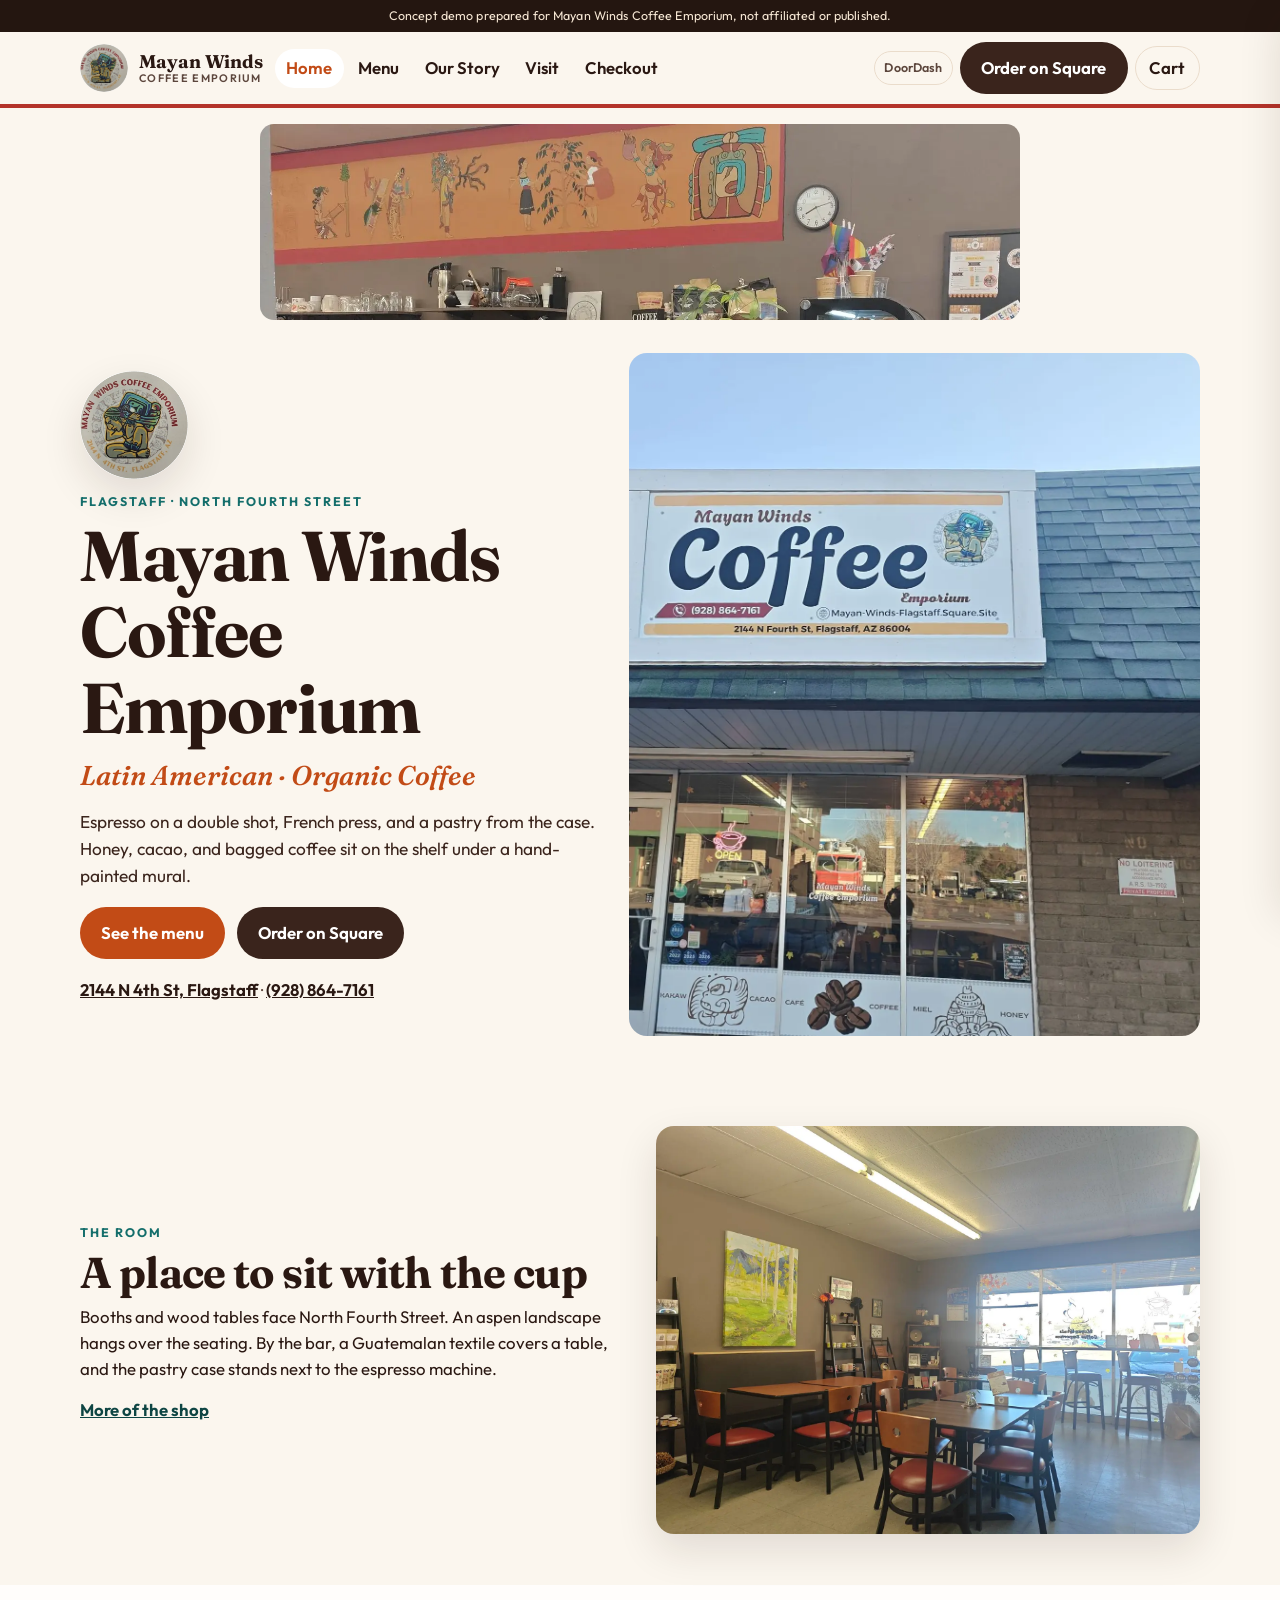
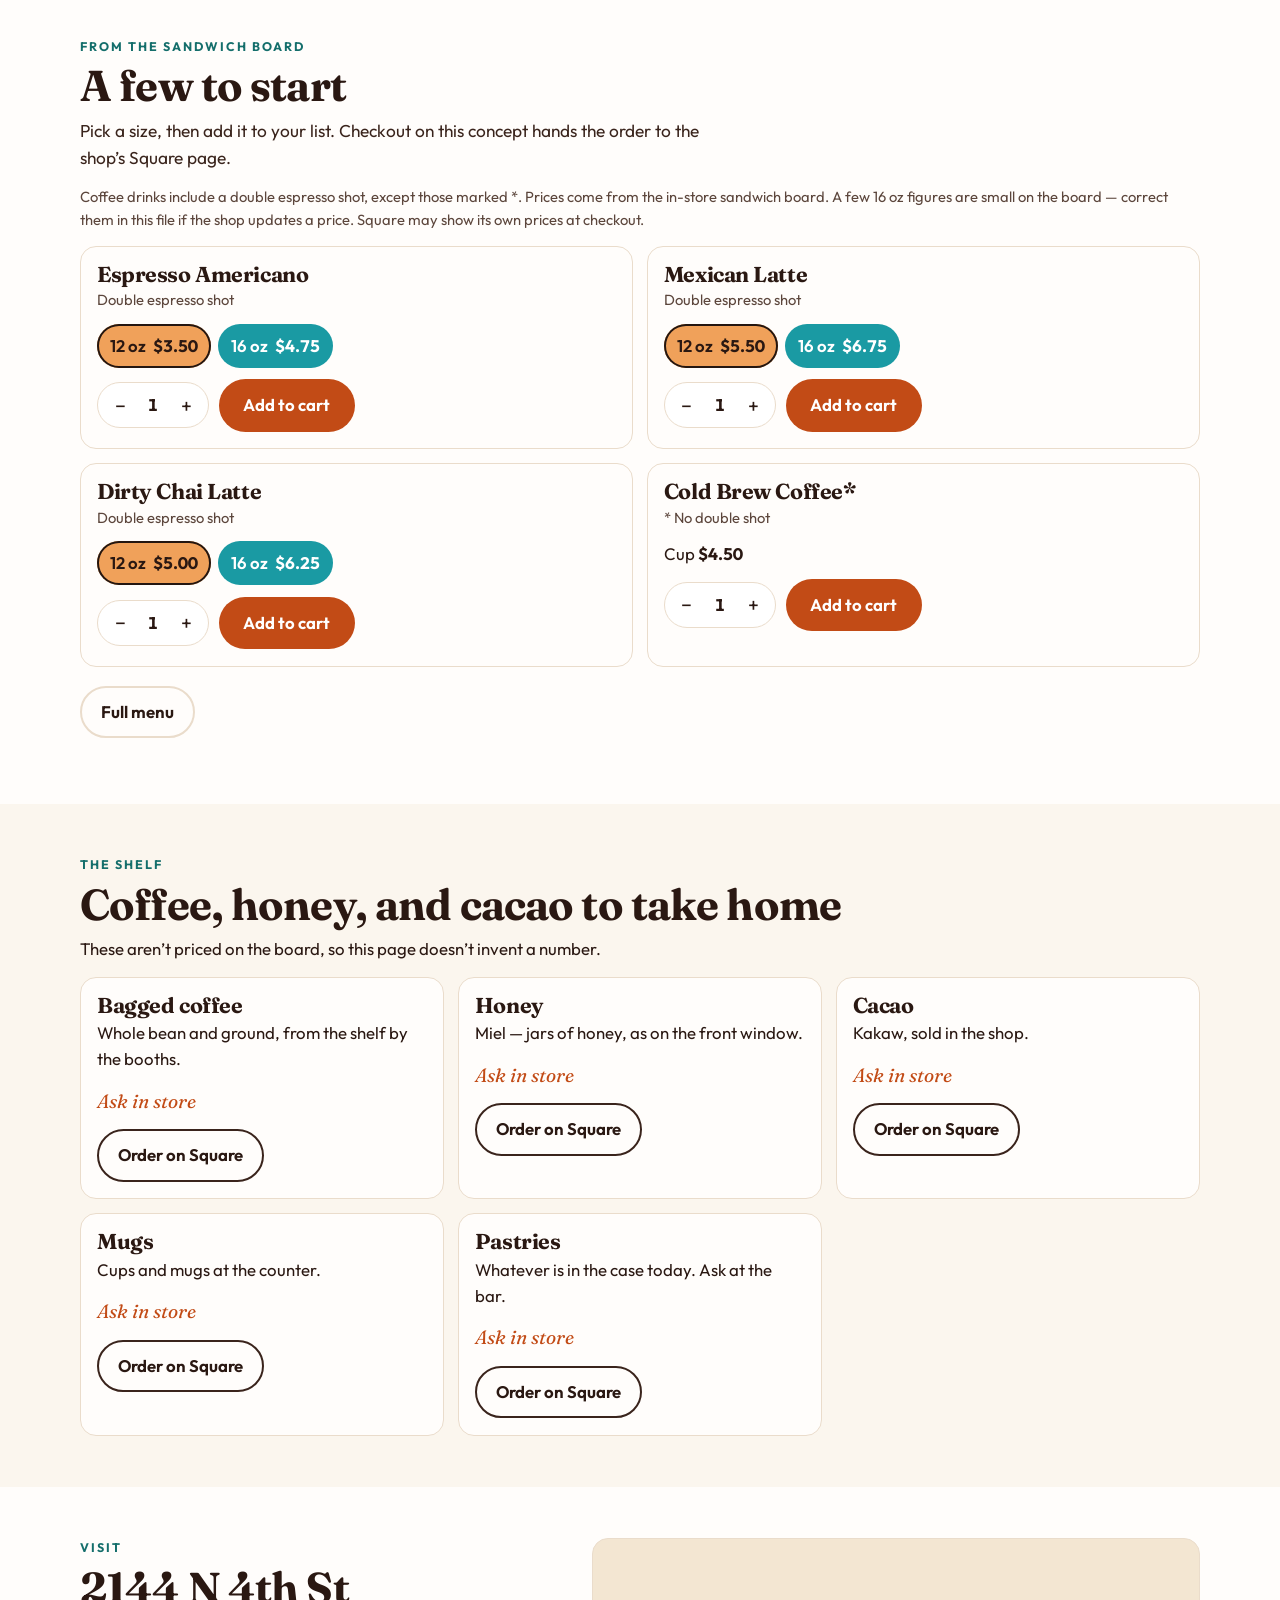
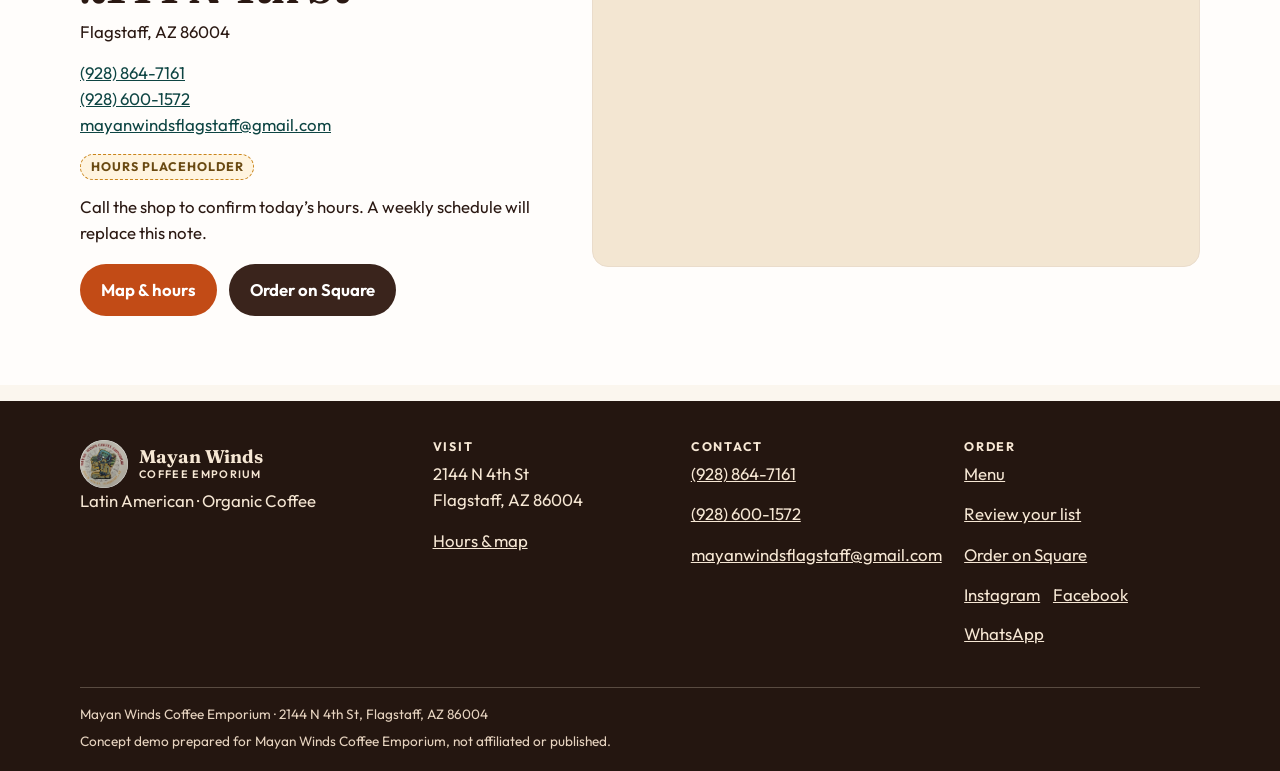
<file: mayan-winds/index.html>
<!doctype html>
<html lang="en">
<head>
<meta charset="utf-8">
<meta name="viewport" content="width=device-width, initial-scale=1">
<meta name="robots" content="noindex, nofollow">
<meta name="theme-color" content="#241610">
<meta name="description" content="Mayan Winds Coffee Emporium — Latin American organic coffee at 2144 N 4th St, Flagstaff, Arizona.">
<title>Mayan Winds Coffee Emporium · Flagstaff</title>
<link rel="icon" href="img/favicon-32.png" type="image/png">
<link rel="apple-touch-icon" href="img/apple-touch.png">
<link rel="preconnect" href="https://fonts.googleapis.com">
<link rel="preconnect" href="https://fonts.gstatic.com" crossorigin>
<link href="https://fonts.googleapis.com/css2?family=Fraunces:ital,opsz,wght@0,9..144,560;0,9..144,680;1,9..144,560&family=Outfit:wght@400;500;600;700&display=swap" rel="stylesheet">
<link rel="stylesheet" href="css/style.css?v=20261119">
</head>
<body>
<div class="demo">Concept demo prepared for Mayan Winds Coffee Emporium, not affiliated or published.</div>
<a class="skip" href="#main">Skip to content</a>
<header class="site-header">
  <div class="wrap bar">
    <a class="brand" href="index.html">
      <picture><source srcset="img/logo.webp" type="image/webp"><img src="img/logo.png" alt="" width="48" height="48"></picture>
      <span>Mayan Winds<small>Coffee Emporium</small></span>
    </a>
    <nav id="nav-panel" class="nav" aria-label="Primary">
      <a href="index.html" aria-current="page">Home</a>
      <a href="menu.html">Menu</a>
      <a href="story.html">Our Story</a>
      <a href="visit.html">Visit</a>
      <a href="order.html">Checkout</a>
      <a class="nav-square" href="https://mayan-winds-flagstaff.square.site" target="_blank" rel="noopener">Order on Square</a>
    </nav>
    <div class="bar-actions">
      <a class="doordash" href="https://order.online/business/mayan-winds-coffee-emporium-12930329" target="_blank" rel="noopener">DoorDash</a>
      <a class="btn btn-square desk" href="https://mayan-winds-flagstaff.square.site" target="_blank" rel="noopener">Order on Square</a>
      <button class="icon-btn" type="button" data-open-cart>Cart <span class="count" data-cart-count hidden>0</span></button>
      <button class="menu-btn" type="button" aria-expanded="false" aria-controls="nav-panel" aria-label="Open menu">Menu</button>
    </div>
  </div>
</header>
<main id="main">
  <figure class="headline-photo">
    <picture>
      <source srcset="img/mural.webp?v=20261119" type="image/webp">
      <img src="img/mural.jpg?v=20261119" alt="Hand-painted orange Maya mural with a red border above the espresso bar" width="1400" height="360">
    </picture>
  </figure>
  <section class="hero" aria-label="Introduction">
    <div class="wrap hero-grid">
      <div class="hero-copy">
        <picture><source srcset="img/logo.webp" type="image/webp"><img class="hero-logo" src="img/logo.png" alt="Mayan Winds Coffee Emporium logo, a seated figure in teal and gold" width="420" height="420"></picture>
        <p class="eyebrow">Flagstaff · North Fourth Street</p>
        <h1>Mayan Winds Coffee Emporium</h1>
        <p class="tag">Latin American · Organic Coffee</p>
        <p class="lede">Espresso on a double shot, French press, and a pastry from the case. Honey, cacao, and bagged coffee sit on the shelf under a hand-painted mural.</p>
        <div class="cta">
          <a class="btn" href="menu.html">See the menu</a>
          <a class="btn btn-square" href="https://mayan-winds-flagstaff.square.site" target="_blank" rel="noopener">Order on Square</a>
        </div>
        <p class="hero-meta"><a href="visit.html">2144 N 4th St, Flagstaff</a> · <a href="tel:+19288647161">(928) 864-7161</a></p>
      </div>
      <div class="hero-media">
        <picture>
          <source srcset="img/storefront.webp?v=20261119" type="image/webp">
          <img src="img/storefront.jpg?v=20261119" alt="The Mayan Winds Coffee storefront, from the sign down to the door and the window decals" width="1200" height="1435" fetchpriority="high">
        </picture>
      </div>
    </div>
  </section>

  <section class="section">
    <div class="wrap split">
      <div>
        <p class="eyebrow">The room</p>
        <h2>A place to sit with the cup</h2>
        <p>Booths and wood tables face North Fourth Street. An aspen landscape hangs over the seating. By the bar, a Guatemalan textile covers a table, and the pastry case stands next to the espresso machine.</p>
        <p><a class="text-link" href="story.html">More of the shop</a></p>
      </div>
      <figure class="frame">
        <picture>
          <source srcset="img/interior.webp" type="image/webp">
          <img src="img/interior.jpg" alt="Seating inside Mayan Winds, with wood tables, red chairs, and an aspen painting" width="1600" height="1200" loading="lazy" decoding="async">
        </picture>
      </figure>
    </div>
  </section>

  <section class="section section-paper">
    <div class="wrap">
      <p class="eyebrow">From the sandwich board</p>
      <h2>A few to start</h2>
      <p class="lede">Pick a size, then add it to your list. Checkout on this concept hands the order to the shop’s Square page.</p>
      <p class="fine" data-menu-note></p>
      <div class="feature-grid" data-featured></div>
      <p class="more"><a class="btn btn-ghost" href="menu.html">Full menu</a></p>
    </div>
  </section>

  <section class="section">
    <div class="wrap">
      <p class="eyebrow">The shelf</p>
      <h2>Coffee, honey, and cacao to take home</h2>
      <p>These aren’t priced on the board, so this page doesn’t invent a number.</p>
      <div class="shop-grid" data-shop></div>
    </div>
  </section>

  <section class="section section-paper">
    <div class="wrap visit-grid">
      <div>
        <p class="eyebrow">Visit</p>
        <h2>2144 N 4th St</h2>
        <p>Flagstaff, AZ 86004</p>
        <p><a href="tel:+19288647161">(928) 864-7161</a><br><a href="tel:+19286001572">(928) 600-1572</a><br><a href="mailto:mayanwindsflagstaff@gmail.com">mayanwindsflagstaff@gmail.com</a></p>
        <p><span class="placeholder">Hours placeholder</span></p>
        <p>Call the shop to confirm today’s hours. A weekly schedule will replace this note.</p>
        <div class="cta">
          <a class="btn" href="visit.html">Map &amp; hours</a>
          <a class="btn btn-square" href="https://mayan-winds-flagstaff.square.site" target="_blank" rel="noopener">Order on Square</a>
        </div>
      </div>
      <div class="map-frame">
        <iframe title="Map of Mayan Winds Coffee Emporium at 2144 N 4th Street, Flagstaff" loading="lazy" referrerpolicy="no-referrer-when-downgrade" src="https://maps.google.com/maps?q=2144%20N%204th%20St%2C%20Flagstaff%2C%20AZ%2086004&amp;z=16&amp;output=embed"></iframe>
      </div>
    </div>
  </section>
</main>
<footer class="site-foot">
  <div class="wrap foot-grid">
    <div>
      <a class="brand" href="index.html">
        <picture><source srcset="img/logo.webp" type="image/webp"><img src="img/logo.png" alt="" width="48" height="48"></picture>
        <span>Mayan Winds<small>Coffee Emporium</small></span>
      </a>
      <p>Latin American · Organic Coffee</p>
    </div>
    <div>
      <h2>Visit</h2>
      <p>2144 N 4th St<br>Flagstaff, AZ 86004</p>
      <p><a href="visit.html">Hours &amp; map</a></p>
    </div>
    <div>
      <h2>Contact</h2>
      <p><a href="tel:+19288647161">(928) 864-7161</a></p>
      <p><a href="tel:+19286001572">(928) 600-1572</a></p>
      <p><a href="mailto:mayanwindsflagstaff@gmail.com">mayanwindsflagstaff@gmail.com</a></p>
    </div>
    <div>
      <h2>Order</h2>
      <p><a href="menu.html">Menu</a></p>
      <p><a href="order.html">Review your list</a></p>
      <p><a href="https://mayan-winds-flagstaff.square.site" target="_blank" rel="noopener">Order on Square</a></p>
      <p class="social"><a href="https://www.instagram.com/mayanwindsflagstaffcoffeeshop/" target="_blank" rel="noopener">Instagram</a><a href="https://www.facebook.com/mayanwindsflagstaffcoffeeshop/" target="_blank" rel="noopener">Facebook</a><a href="https://wa.me/19286001572" target="_blank" rel="noopener">WhatsApp</a></p>
    </div>
  </div>
  <div class="wrap foot-base">
    <span>Mayan Winds Coffee Emporium · 2144 N 4th St, Flagstaff, AZ 86004</span>
    <span>Concept demo prepared for Mayan Winds Coffee Emporium, not affiliated or published.</span>
  </div>
</footer>
<div class="dock">
  <button type="button" data-open-cart>Cart <span data-cart-count hidden>0</span></button>
  <a class="btn btn-square" href="https://mayan-winds-flagstaff.square.site" target="_blank" rel="noopener">Order on Square</a>
</div>
<div class="toast" data-toast role="status" aria-live="polite"><span data-toast-text></span><button type="button" data-open-cart>View</button></div>
<div class="backdrop" data-backdrop></div>
<aside id="cart-drawer" class="drawer" role="dialog" aria-modal="true" aria-labelledby="cart-title" aria-hidden="true" inert>
  <div class="drawer-h">
    <h2 id="cart-title">Your list</h2>
    <button class="icon-btn" type="button" data-close-cart>Close</button>
  </div>
  <div class="drawer-b" data-cart-lines></div>
  <div class="drawer-f">
    <p class="subtotal"><span>Subtotal</span> <strong data-cart-total>$0.00</strong></p>
    <p class="fine">Board prices only. No card numbers are entered on this page.</p>
    <a class="btn" href="order.html">Review order</a>
    <a class="btn btn-square" href="https://mayan-winds-flagstaff.square.site" target="_blank" rel="noopener">Order on Square</a>
  </div>
</aside>
<script src="js/menu-data.js?v=20261118"></script>
<script src="js/square.js?v=20261118"></script>
<script src="js/cart.js?v=20261118"></script>
<script src="js/site.js?v=20261118"></script>
<script defer src="https://static.cloudflareinsights.com/beacon.min.js/vce701823e78c4301a35b7e07294d87301792088814092" integrity="sha512-UKNk8GbxkABxKcXYuLkO16EleLGUkcvJWtpSNmExE0Too3ZaFAxTscNWEc1OdAv5/BikHawapSCaiD2XCmp+Bw==" crossorigin="anonymous" data-cf-beacon='{"token":"9d72dd12205441e48c40ca9a98ad61bd"}'></script>
</body>
</html>
</file>
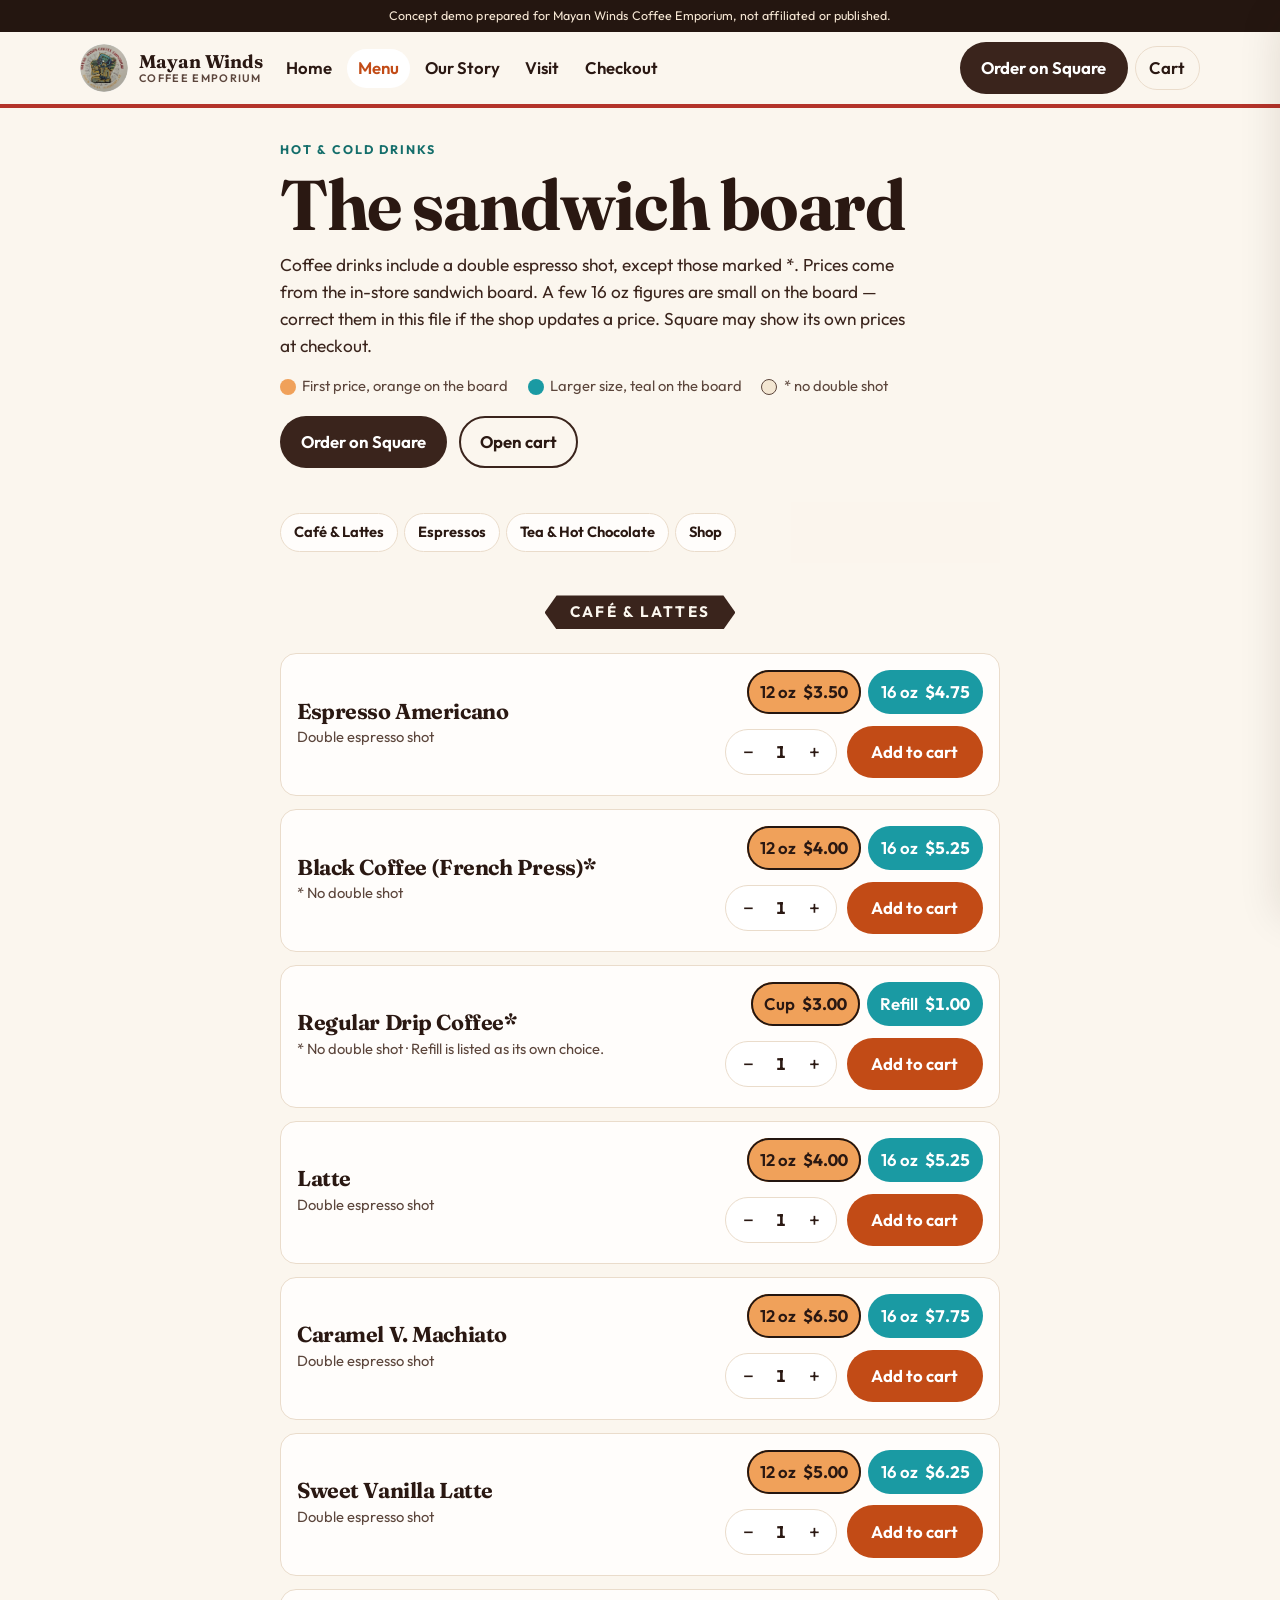
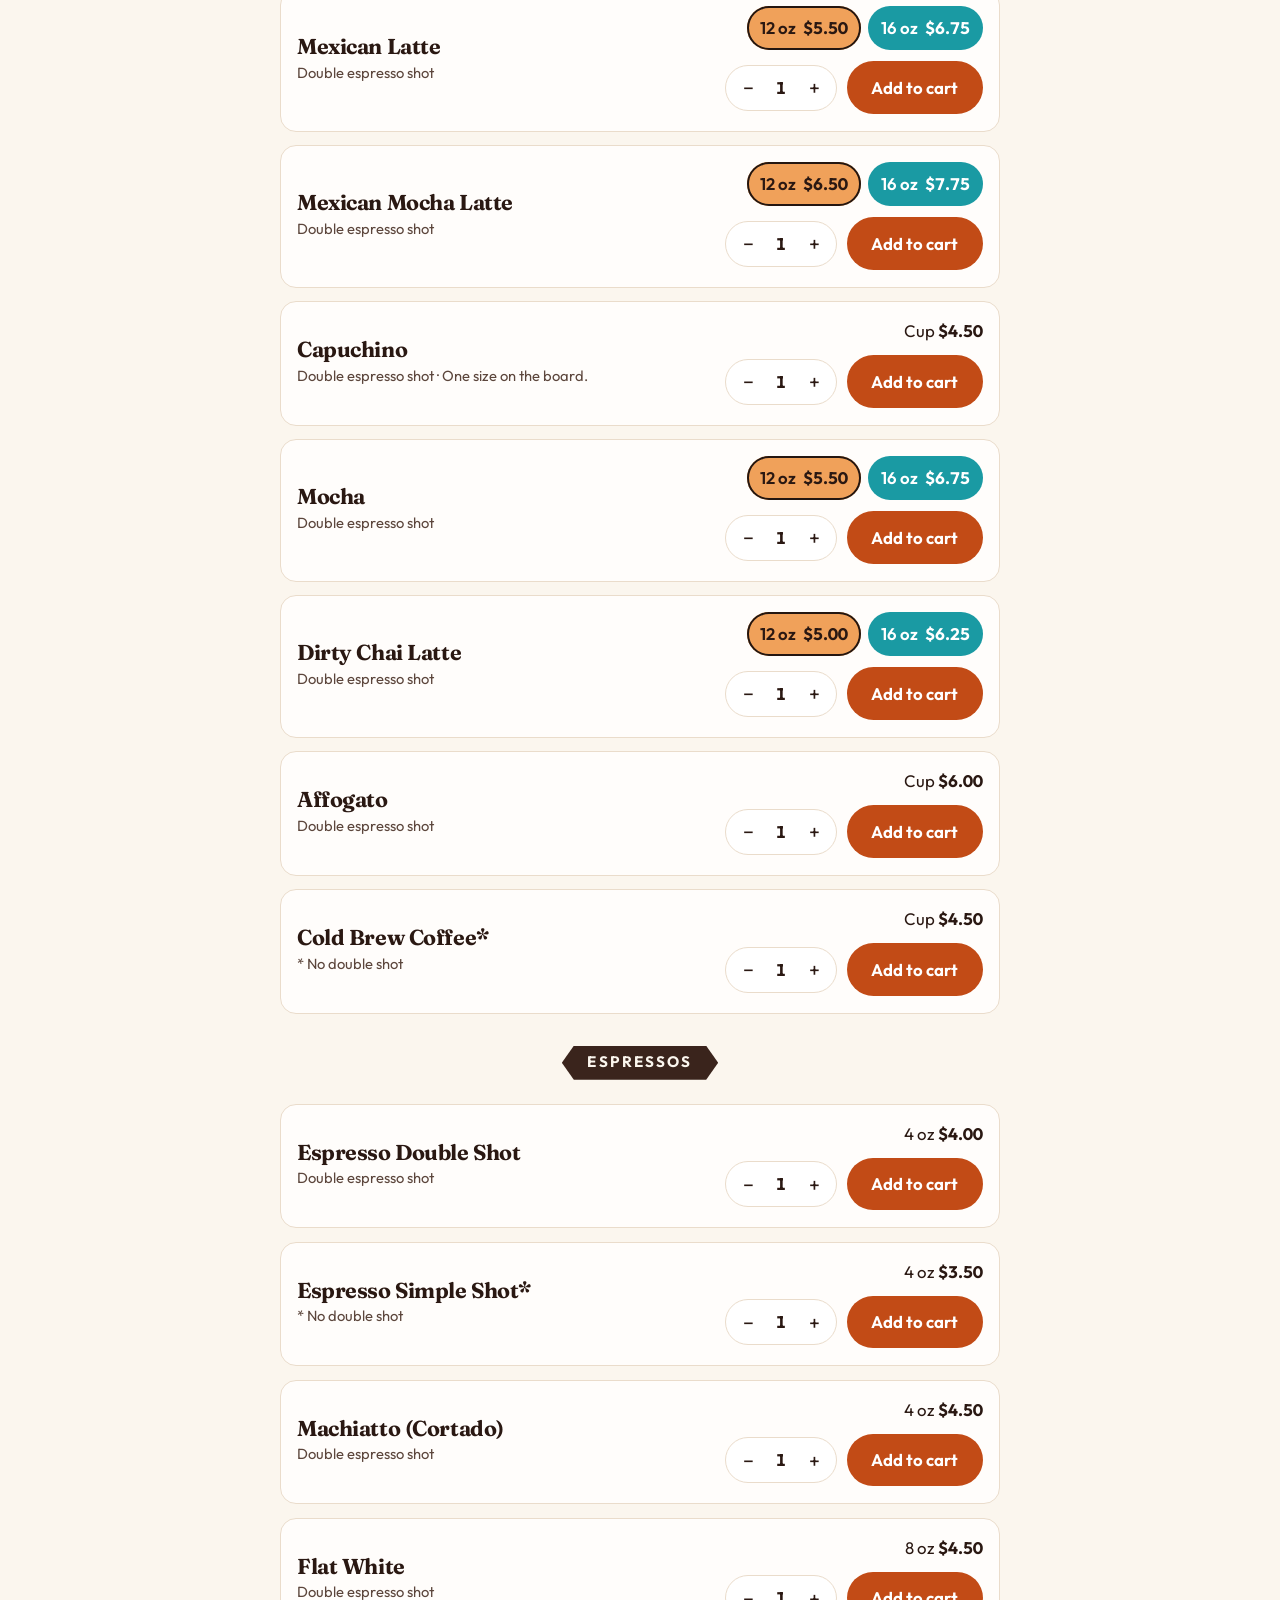
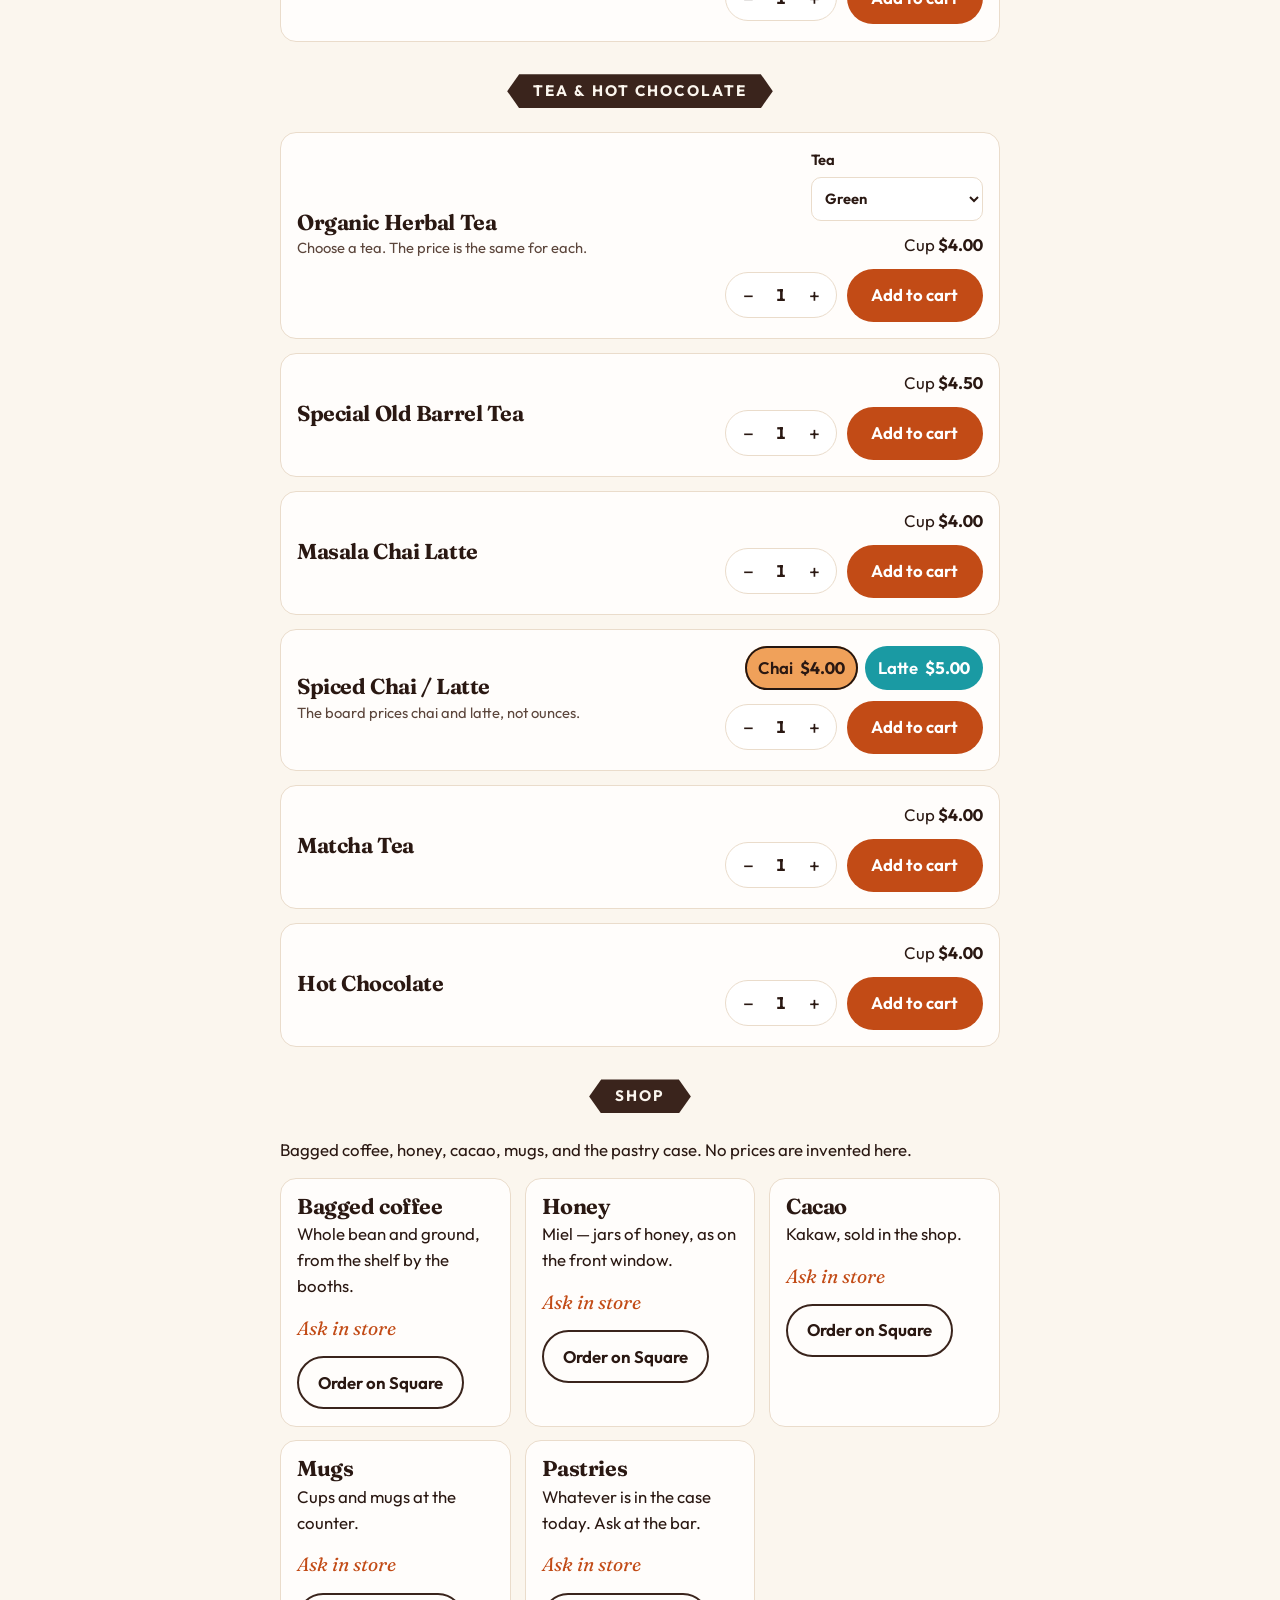
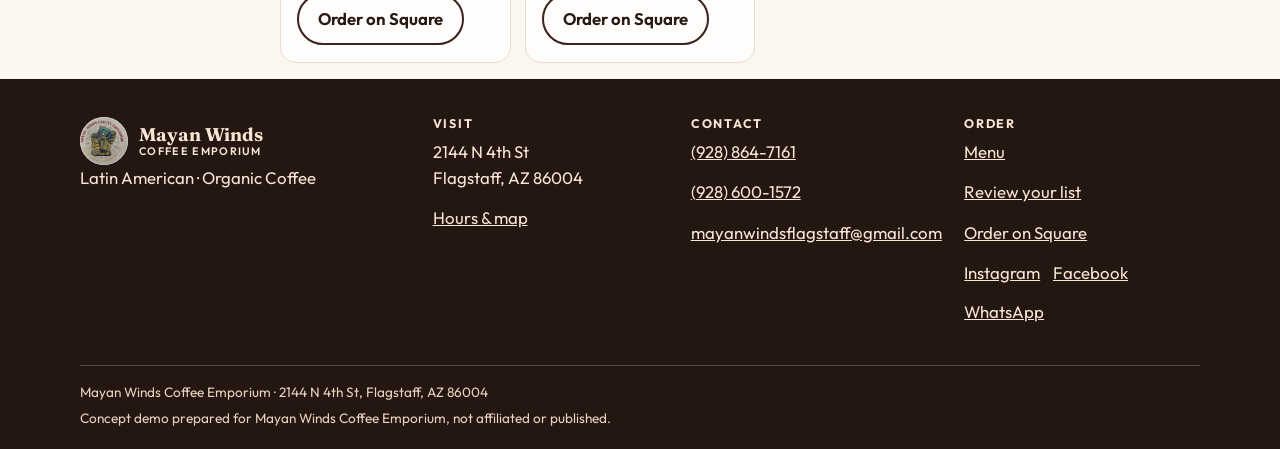
<file: mayan-winds/menu.html>
<!doctype html>
<html lang="en">
<head>
<meta charset="utf-8">
<meta name="viewport" content="width=device-width, initial-scale=1">
<meta name="robots" content="noindex, nofollow">
<meta name="theme-color" content="#241610">
<meta name="description" content="The drink board at Mayan Winds Coffee Emporium in Flagstaff: café, lattes, espresso, tea, and hot chocolate.">
<title>Menu · Mayan Winds Coffee Emporium</title>
<link rel="icon" href="img/favicon-32.png" type="image/png">
<link rel="apple-touch-icon" href="img/apple-touch.png">
<link rel="preconnect" href="https://fonts.googleapis.com">
<link rel="preconnect" href="https://fonts.gstatic.com" crossorigin>
<link href="https://fonts.googleapis.com/css2?family=Fraunces:ital,opsz,wght@0,9..144,560;0,9..144,680;1,9..144,560&family=Outfit:wght@400;500;600;700&display=swap" rel="stylesheet">
<link rel="stylesheet" href="css/style.css?v=20261119">
</head>
<body>
<div class="demo">Concept demo prepared for Mayan Winds Coffee Emporium, not affiliated or published.</div>
<a class="skip" href="#main">Skip to content</a>
<header class="site-header">
  <div class="wrap bar">
    <a class="brand" href="index.html">
      <picture><source srcset="img/logo.webp" type="image/webp"><img src="img/logo.png" alt="" width="48" height="48"></picture>
      <span>Mayan Winds<small>Coffee Emporium</small></span>
    </a>
    <nav id="nav-panel" class="nav" aria-label="Primary">
      <a href="index.html">Home</a>
      <a href="menu.html" aria-current="page">Menu</a>
      <a href="story.html">Our Story</a>
      <a href="visit.html">Visit</a>
      <a href="order.html">Checkout</a>
      <a class="nav-square" href="https://mayan-winds-flagstaff.square.site" target="_blank" rel="noopener">Order on Square</a>
    </nav>
    <div class="bar-actions">
      <a class="btn btn-square desk" href="https://mayan-winds-flagstaff.square.site" target="_blank" rel="noopener">Order on Square</a>
      <button class="icon-btn" type="button" data-open-cart>Cart <span class="count" data-cart-count hidden>0</span></button>
      <button class="menu-btn" type="button" aria-expanded="false" aria-controls="nav-panel" aria-label="Open menu">Menu</button>
    </div>
  </div>
</header>
<main id="main">
  <header class="page-head">
    <div class="wrap narrow">
      <p class="eyebrow">Hot &amp; cold drinks</p>
      <h1>The sandwich board</h1>
      <p class="lede" data-menu-note>Prices come from the in-store sandwich board. Coffee drinks include a double espresso shot, except those marked *.</p>
      <ul class="legend">
        <li><span class="swatch warm" aria-hidden="true"></span> First price, orange on the board</li>
        <li><span class="swatch cool" aria-hidden="true"></span> Larger size, teal on the board</li>
        <li><span class="swatch star" aria-hidden="true"></span> * no double shot</li>
      </ul>
      <div class="cta">
        <a class="btn btn-square" href="https://mayan-winds-flagstaff.square.site" target="_blank" rel="noopener">Order on Square</a>
        <button class="btn btn-line" type="button" data-open-cart>Open cart</button>
      </div>
      <noscript><p>Adding drinks to a list needs JavaScript. You can still <a href="https://mayan-winds-flagstaff.square.site">order on Square</a> or call the shop.</p></noscript>
    </div>
  </header>
  <div class="wrap narrow">
    <nav class="cats" aria-label="Menu categories">
      <a href="#cafe">Café &amp; Lattes</a>
      <a href="#espresso">Espressos</a>
      <a href="#tea">Tea &amp; Hot Chocolate</a>
      <a href="#shop">Shop</a>
    </nav>
    <div id="menu-root"></div>
    <section class="cat" id="shop">
      <div class="cat-banner"><h2>Shop</h2></div>
      <p>Bagged coffee, honey, cacao, mugs, and the pastry case. No prices are invented here.</p>
      <div class="shop-grid" data-shop></div>
    </section>
  </div>
</main>
<footer class="site-foot">
  <div class="wrap foot-grid">
    <div>
      <a class="brand" href="index.html">
        <picture><source srcset="img/logo.webp" type="image/webp"><img src="img/logo.png" alt="" width="48" height="48"></picture>
        <span>Mayan Winds<small>Coffee Emporium</small></span>
      </a>
      <p>Latin American · Organic Coffee</p>
    </div>
    <div>
      <h2>Visit</h2>
      <p>2144 N 4th St<br>Flagstaff, AZ 86004</p>
      <p><a href="visit.html">Hours &amp; map</a></p>
    </div>
    <div>
      <h2>Contact</h2>
      <p><a href="tel:+19288647161">(928) 864-7161</a></p>
      <p><a href="tel:+19286001572">(928) 600-1572</a></p>
      <p><a href="mailto:mayanwindsflagstaff@gmail.com">mayanwindsflagstaff@gmail.com</a></p>
    </div>
    <div>
      <h2>Order</h2>
      <p><a href="menu.html">Menu</a></p>
      <p><a href="order.html">Review your list</a></p>
      <p><a href="https://mayan-winds-flagstaff.square.site" target="_blank" rel="noopener">Order on Square</a></p>
      <p class="social"><a href="https://www.instagram.com/mayanwindsflagstaffcoffeeshop/" target="_blank" rel="noopener">Instagram</a><a href="https://www.facebook.com/mayanwindsflagstaffcoffeeshop/" target="_blank" rel="noopener">Facebook</a><a href="https://wa.me/19286001572" target="_blank" rel="noopener">WhatsApp</a></p>
    </div>
  </div>
  <div class="wrap foot-base">
    <span>Mayan Winds Coffee Emporium · 2144 N 4th St, Flagstaff, AZ 86004</span>
    <span>Concept demo prepared for Mayan Winds Coffee Emporium, not affiliated or published.</span>
  </div>
</footer>
<div class="dock">
  <button type="button" data-open-cart>Cart <span data-cart-count hidden>0</span></button>
  <a class="btn btn-square" href="https://mayan-winds-flagstaff.square.site" target="_blank" rel="noopener">Order on Square</a>
</div>
<div class="toast" data-toast role="status" aria-live="polite"><span data-toast-text></span><button type="button" data-open-cart>View</button></div>
<div class="backdrop" data-backdrop></div>
<aside id="cart-drawer" class="drawer" role="dialog" aria-modal="true" aria-labelledby="cart-title" aria-hidden="true" inert>
  <div class="drawer-h">
    <h2 id="cart-title">Your list</h2>
    <button class="icon-btn" type="button" data-close-cart>Close</button>
  </div>
  <div class="drawer-b" data-cart-lines></div>
  <div class="drawer-f">
    <p class="subtotal"><span>Subtotal</span> <strong data-cart-total>$0.00</strong></p>
    <p class="fine">Board prices only. No card numbers are entered on this page.</p>
    <a class="btn" href="order.html">Review order</a>
    <a class="btn btn-square" href="https://mayan-winds-flagstaff.square.site" target="_blank" rel="noopener">Order on Square</a>
  </div>
</aside>
<script src="js/menu-data.js?v=20261118"></script>
<script src="js/square.js?v=20261118"></script>
<script src="js/cart.js?v=20261118"></script>
<script src="js/site.js?v=20261118"></script>
<script defer src="https://static.cloudflareinsights.com/beacon.min.js/vce701823e78c4301a35b7e07294d87301792088814092" integrity="sha512-UKNk8GbxkABxKcXYuLkO16EleLGUkcvJWtpSNmExE0Too3ZaFAxTscNWEc1OdAv5/BikHawapSCaiD2XCmp+Bw==" crossorigin="anonymous" data-cf-beacon='{"token":"9d72dd12205441e48c40ca9a98ad61bd"}'></script>
</body>
</html>
</file>
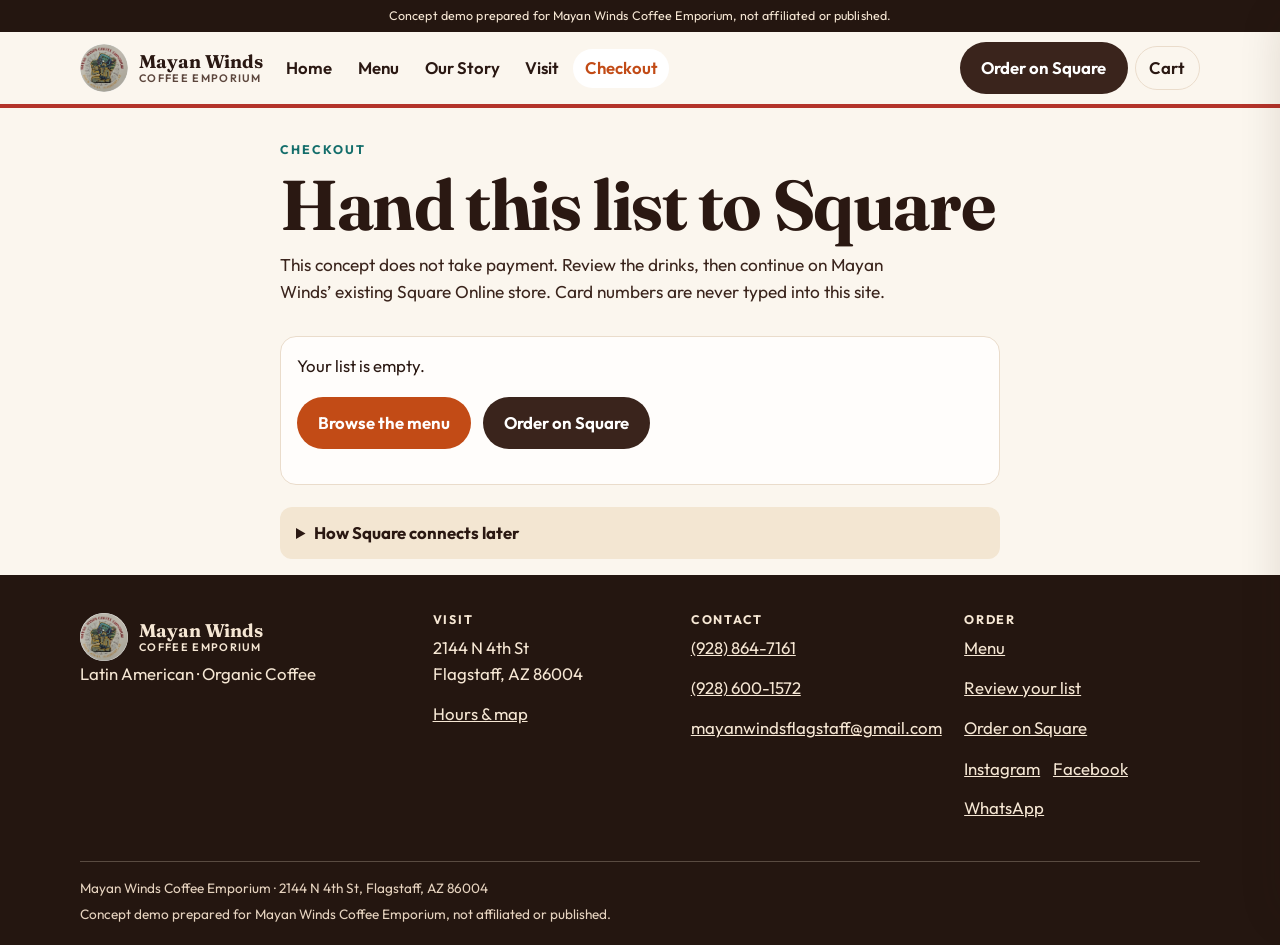
<file: mayan-winds/order.html>
<!doctype html>
<html lang="en">
<head>
<meta charset="utf-8">
<meta name="viewport" content="width=device-width, initial-scale=1">
<meta name="robots" content="noindex, nofollow">
<meta name="theme-color" content="#241610">
<meta name="description" content="Review a Mayan Winds order, then continue on the shop’s Square Online store. No card data is collected here.">
<title>Order · Mayan Winds Coffee Emporium</title>
<link rel="icon" href="img/favicon-32.png" type="image/png">
<link rel="apple-touch-icon" href="img/apple-touch.png">
<link rel="preconnect" href="https://fonts.googleapis.com">
<link rel="preconnect" href="https://fonts.gstatic.com" crossorigin>
<link href="https://fonts.googleapis.com/css2?family=Fraunces:ital,opsz,wght@0,9..144,560;0,9..144,680;1,9..144,560&family=Outfit:wght@400;500;600;700&display=swap" rel="stylesheet">
<link rel="stylesheet" href="css/style.css?v=20261119">
</head>
<body>
<div class="demo">Concept demo prepared for Mayan Winds Coffee Emporium, not affiliated or published.</div>
<a class="skip" href="#main">Skip to content</a>
<header class="site-header">
  <div class="wrap bar">
    <a class="brand" href="index.html">
      <picture><source srcset="img/logo.webp" type="image/webp"><img src="img/logo.png" alt="" width="48" height="48"></picture>
      <span>Mayan Winds<small>Coffee Emporium</small></span>
    </a>
    <nav id="nav-panel" class="nav" aria-label="Primary">
      <a href="index.html">Home</a>
      <a href="menu.html">Menu</a>
      <a href="story.html">Our Story</a>
      <a href="visit.html">Visit</a>
      <a href="order.html" aria-current="page">Checkout</a>
      <a class="nav-square" href="https://mayan-winds-flagstaff.square.site" target="_blank" rel="noopener">Order on Square</a>
    </nav>
    <div class="bar-actions">
      <a class="btn btn-square desk" href="https://mayan-winds-flagstaff.square.site" target="_blank" rel="noopener">Order on Square</a>
      <button class="icon-btn" type="button" data-open-cart>Cart <span class="count" data-cart-count hidden>0</span></button>
      <button class="menu-btn" type="button" aria-expanded="false" aria-controls="nav-panel" aria-label="Open menu">Menu</button>
    </div>
  </div>
</header>
<main id="main">
  <header class="page-head">
    <div class="wrap narrow">
      <p class="eyebrow">Checkout</p>
      <h1>Hand this list to Square</h1>
      <p class="lede">This concept does not take payment. Review the drinks, then continue on Mayan Winds’ existing Square Online store. Card numbers are never typed into this site.</p>
    </div>
  </header>
  <div class="wrap narrow" id="order-root"></div>
  <div class="wrap narrow">
    <details class="dev-note">
      <summary>How Square connects later</summary>
      <p>Today the button opens <a href="https://mayan-winds-flagstaff.square.site" target="_blank" rel="noopener">mayan-winds-flagstaff.square.site</a>. The list stays in this browser because Square’s page has its own menu. When the shop is ready, <code>js/square.js</code> holds a <code>SQUARE_CONFIG</code> object — application ID, location ID, and a server URL — and a commented path for the Web Payments SDK and the Orders API. The access token stays on a server. There is no card field on this page.</p>
    </details>
  </div>
</main>
<footer class="site-foot">
  <div class="wrap foot-grid">
    <div>
      <a class="brand" href="index.html">
        <picture><source srcset="img/logo.webp" type="image/webp"><img src="img/logo.png" alt="" width="48" height="48"></picture>
        <span>Mayan Winds<small>Coffee Emporium</small></span>
      </a>
      <p>Latin American · Organic Coffee</p>
    </div>
    <div>
      <h2>Visit</h2>
      <p>2144 N 4th St<br>Flagstaff, AZ 86004</p>
      <p><a href="visit.html">Hours &amp; map</a></p>
    </div>
    <div>
      <h2>Contact</h2>
      <p><a href="tel:+19288647161">(928) 864-7161</a></p>
      <p><a href="tel:+19286001572">(928) 600-1572</a></p>
      <p><a href="mailto:mayanwindsflagstaff@gmail.com">mayanwindsflagstaff@gmail.com</a></p>
    </div>
    <div>
      <h2>Order</h2>
      <p><a href="menu.html">Menu</a></p>
      <p><a href="order.html">Review your list</a></p>
      <p><a href="https://mayan-winds-flagstaff.square.site" target="_blank" rel="noopener">Order on Square</a></p>
      <p class="social"><a href="https://www.instagram.com/mayanwindsflagstaffcoffeeshop/" target="_blank" rel="noopener">Instagram</a><a href="https://www.facebook.com/mayanwindsflagstaffcoffeeshop/" target="_blank" rel="noopener">Facebook</a><a href="https://wa.me/19286001572" target="_blank" rel="noopener">WhatsApp</a></p>
    </div>
  </div>
  <div class="wrap foot-base">
    <span>Mayan Winds Coffee Emporium · 2144 N 4th St, Flagstaff, AZ 86004</span>
    <span>Concept demo prepared for Mayan Winds Coffee Emporium, not affiliated or published.</span>
  </div>
</footer>
<div class="dock">
  <button type="button" data-open-cart>Cart <span data-cart-count hidden>0</span></button>
  <a class="btn btn-square" href="https://mayan-winds-flagstaff.square.site" target="_blank" rel="noopener">Order on Square</a>
</div>
<div class="toast" data-toast role="status" aria-live="polite"><span data-toast-text></span><button type="button" data-open-cart>View</button></div>
<div class="backdrop" data-backdrop></div>
<aside id="cart-drawer" class="drawer" role="dialog" aria-modal="true" aria-labelledby="cart-title" aria-hidden="true" inert>
  <div class="drawer-h">
    <h2 id="cart-title">Your list</h2>
    <button class="icon-btn" type="button" data-close-cart>Close</button>
  </div>
  <div class="drawer-b" data-cart-lines></div>
  <div class="drawer-f">
    <p class="subtotal"><span>Subtotal</span> <strong data-cart-total>$0.00</strong></p>
    <p class="fine">Board prices only. No card numbers are entered on this page.</p>
    <a class="btn" href="order.html">Review order</a>
    <a class="btn btn-square" href="https://mayan-winds-flagstaff.square.site" target="_blank" rel="noopener">Order on Square</a>
  </div>
</aside>
<script src="js/menu-data.js?v=20261118"></script>
<script src="js/square.js?v=20261118"></script>
<script src="js/cart.js?v=20261118"></script>
<script src="js/site.js?v=20261118"></script>
<script defer src="https://static.cloudflareinsights.com/beacon.min.js/vce701823e78c4301a35b7e07294d87301792088814092" integrity="sha512-UKNk8GbxkABxKcXYuLkO16EleLGUkcvJWtpSNmExE0Too3ZaFAxTscNWEc1OdAv5/BikHawapSCaiD2XCmp+Bw==" crossorigin="anonymous" data-cf-beacon='{"token":"9d72dd12205441e48c40ca9a98ad61bd"}'></script>
</body>
</html>
</file>
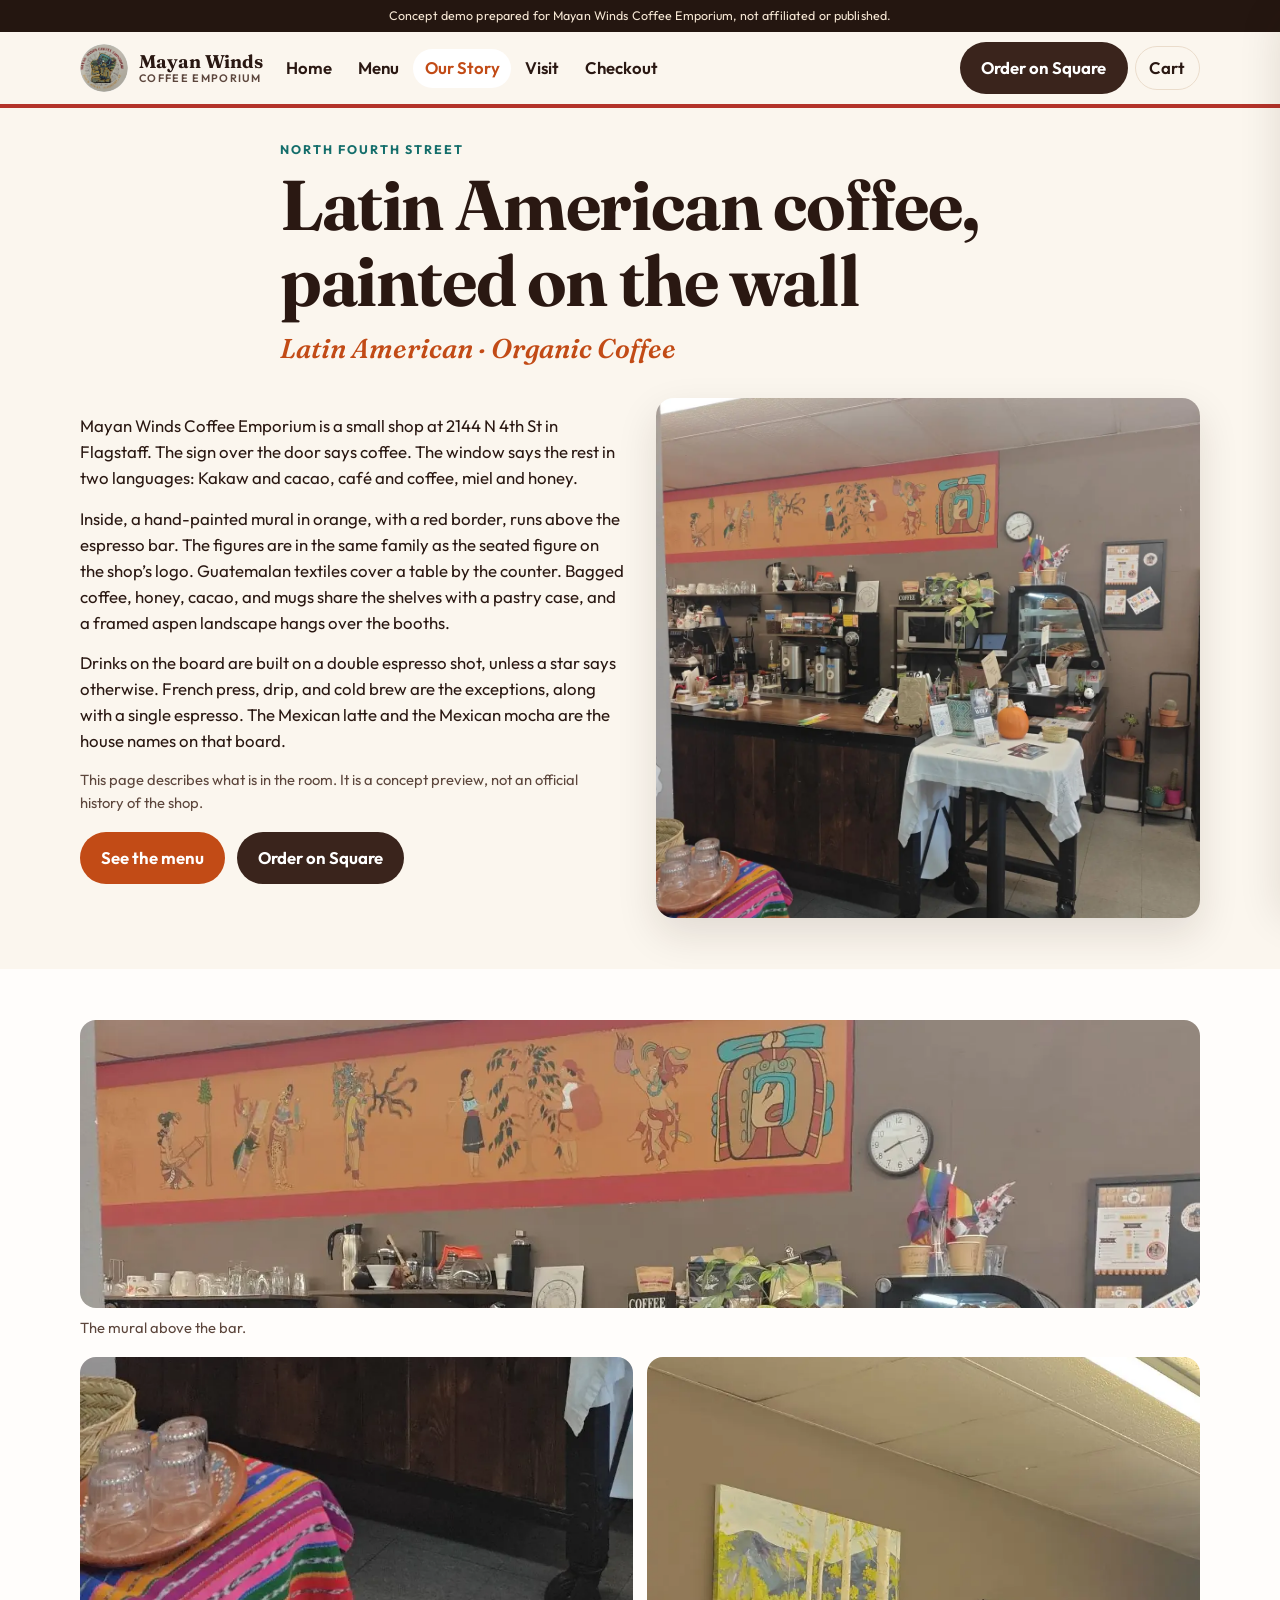
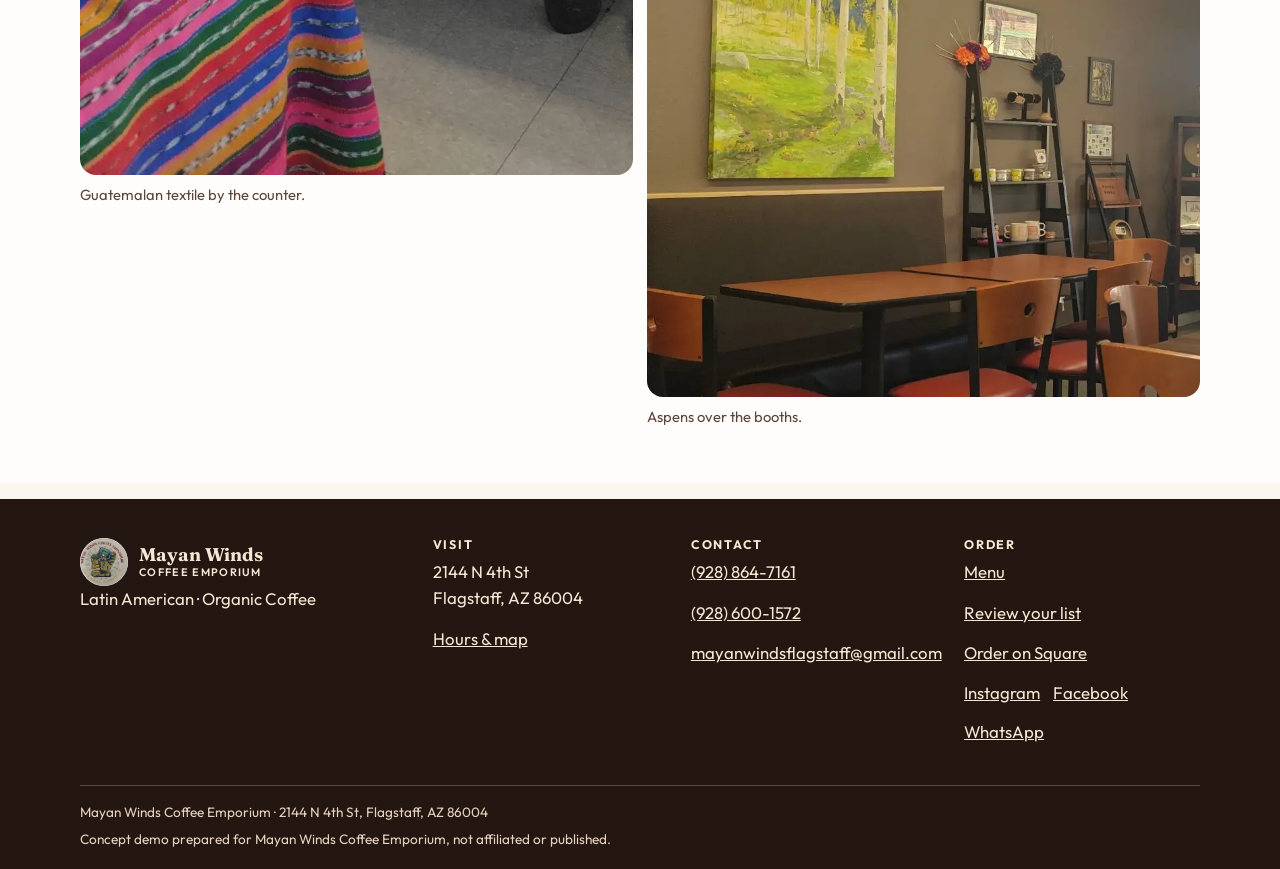
<file: mayan-winds/story.html>
<!doctype html>
<html lang="en">
<head>
<meta charset="utf-8">
<meta name="viewport" content="width=device-width, initial-scale=1">
<meta name="robots" content="noindex, nofollow">
<meta name="theme-color" content="#241610">
<meta name="description" content="Inside Mayan Winds Coffee Emporium: the mural, the textiles, and Latin American organic coffee in Flagstaff.">
<title>Our Story · Mayan Winds Coffee Emporium</title>
<link rel="icon" href="img/favicon-32.png" type="image/png">
<link rel="apple-touch-icon" href="img/apple-touch.png">
<link rel="preconnect" href="https://fonts.googleapis.com">
<link rel="preconnect" href="https://fonts.gstatic.com" crossorigin>
<link href="https://fonts.googleapis.com/css2?family=Fraunces:ital,opsz,wght@0,9..144,560;0,9..144,680;1,9..144,560&family=Outfit:wght@400;500;600;700&display=swap" rel="stylesheet">
<link rel="stylesheet" href="css/style.css?v=20261119">
</head>
<body>
<div class="demo">Concept demo prepared for Mayan Winds Coffee Emporium, not affiliated or published.</div>
<a class="skip" href="#main">Skip to content</a>
<header class="site-header">
  <div class="wrap bar">
    <a class="brand" href="index.html">
      <picture><source srcset="img/logo.webp" type="image/webp"><img src="img/logo.png" alt="" width="48" height="48"></picture>
      <span>Mayan Winds<small>Coffee Emporium</small></span>
    </a>
    <nav id="nav-panel" class="nav" aria-label="Primary">
      <a href="index.html">Home</a>
      <a href="menu.html">Menu</a>
      <a href="story.html" aria-current="page">Our Story</a>
      <a href="visit.html">Visit</a>
      <a href="order.html">Checkout</a>
      <a class="nav-square" href="https://mayan-winds-flagstaff.square.site" target="_blank" rel="noopener">Order on Square</a>
    </nav>
    <div class="bar-actions">
      <a class="btn btn-square desk" href="https://mayan-winds-flagstaff.square.site" target="_blank" rel="noopener">Order on Square</a>
      <button class="icon-btn" type="button" data-open-cart>Cart <span class="count" data-cart-count hidden>0</span></button>
      <button class="menu-btn" type="button" aria-expanded="false" aria-controls="nav-panel" aria-label="Open menu">Menu</button>
    </div>
  </div>
</header>
<main id="main">
  <header class="page-head">
    <div class="wrap narrow">
      <p class="eyebrow">North Fourth Street</p>
      <h1>Latin American coffee, painted on the wall</h1>
      <p class="tag">Latin American · Organic Coffee</p>
    </div>
  </header>
  <section class="section" style="padding-top:0">
    <div class="wrap split">
      <div>
        <p>Mayan Winds Coffee Emporium is a small shop at 2144 N 4th St in Flagstaff. The sign over the door says coffee. The window says the rest in two languages: Kakaw and cacao, café and coffee, miel and honey.</p>
        <p>Inside, a hand-painted mural in orange, with a red border, runs above the espresso bar. The figures are in the same family as the seated figure on the shop’s logo. Guatemalan textiles cover a table by the counter. Bagged coffee, honey, cacao, and mugs share the shelves with a pastry case, and a framed aspen landscape hangs over the booths.</p>
        <p>Drinks on the board are built on a double espresso shot, unless a star says otherwise. French press, drip, and cold brew are the exceptions, along with a single espresso. The Mexican latte and the Mexican mocha are the house names on that board.</p>
        <p class="fine">This page describes what is in the room. It is a concept preview, not an official history of the shop.</p>
        <div class="cta">
          <a class="btn" href="menu.html">See the menu</a>
          <a class="btn btn-square" href="https://mayan-winds-flagstaff.square.site" target="_blank" rel="noopener">Order on Square</a>
        </div>
      </div>
      <figure class="frame">
        <picture>
          <source srcset="img/counter.webp" type="image/webp">
          <img src="img/counter.jpg" alt="The espresso bar, pastry case, and orange mural at Mayan Winds" width="1200" height="1600" loading="lazy" decoding="async">
        </picture>
      </figure>
    </div>
  </section>
  <section class="section section-paper">
    <div class="wrap gallery">
      <figure class="wide">
        <picture>
          <source srcset="img/mural.webp?v=20261119" type="image/webp">
          <img src="img/mural.jpg?v=20261119" alt="Close view of the hand-painted Maya mural in orange and red" width="1400" height="360" loading="lazy" decoding="async">
        </picture>
        <figcaption>The mural above the bar.</figcaption>
      </figure>
      <figure>
        <picture>
          <source srcset="img/textile.webp" type="image/webp">
          <img src="img/textile.jpg" alt="A brightly striped Guatemalan textile on a table, with glasses on a clay tray" width="780" height="590" loading="lazy" decoding="async">
        </picture>
        <figcaption>Guatemalan textile by the counter.</figcaption>
      </figure>
      <figure>
        <picture>
          <source srcset="img/aspen.webp" type="image/webp">
          <img src="img/aspen.jpg" alt="A framed painting of aspen trees and a mountain above the booths" width="820" height="1040" loading="lazy" decoding="async">
        </picture>
        <figcaption>Aspens over the booths.</figcaption>
      </figure>
    </div>
  </section>
</main>
<footer class="site-foot">
  <div class="wrap foot-grid">
    <div>
      <a class="brand" href="index.html">
        <picture><source srcset="img/logo.webp" type="image/webp"><img src="img/logo.png" alt="" width="48" height="48"></picture>
        <span>Mayan Winds<small>Coffee Emporium</small></span>
      </a>
      <p>Latin American · Organic Coffee</p>
    </div>
    <div>
      <h2>Visit</h2>
      <p>2144 N 4th St<br>Flagstaff, AZ 86004</p>
      <p><a href="visit.html">Hours &amp; map</a></p>
    </div>
    <div>
      <h2>Contact</h2>
      <p><a href="tel:+19288647161">(928) 864-7161</a></p>
      <p><a href="tel:+19286001572">(928) 600-1572</a></p>
      <p><a href="mailto:mayanwindsflagstaff@gmail.com">mayanwindsflagstaff@gmail.com</a></p>
    </div>
    <div>
      <h2>Order</h2>
      <p><a href="menu.html">Menu</a></p>
      <p><a href="order.html">Review your list</a></p>
      <p><a href="https://mayan-winds-flagstaff.square.site" target="_blank" rel="noopener">Order on Square</a></p>
      <p class="social"><a href="https://www.instagram.com/mayanwindsflagstaffcoffeeshop/" target="_blank" rel="noopener">Instagram</a><a href="https://www.facebook.com/mayanwindsflagstaffcoffeeshop/" target="_blank" rel="noopener">Facebook</a><a href="https://wa.me/19286001572" target="_blank" rel="noopener">WhatsApp</a></p>
    </div>
  </div>
  <div class="wrap foot-base">
    <span>Mayan Winds Coffee Emporium · 2144 N 4th St, Flagstaff, AZ 86004</span>
    <span>Concept demo prepared for Mayan Winds Coffee Emporium, not affiliated or published.</span>
  </div>
</footer>
<div class="dock">
  <button type="button" data-open-cart>Cart <span data-cart-count hidden>0</span></button>
  <a class="btn btn-square" href="https://mayan-winds-flagstaff.square.site" target="_blank" rel="noopener">Order on Square</a>
</div>
<div class="toast" data-toast role="status" aria-live="polite"><span data-toast-text></span><button type="button" data-open-cart>View</button></div>
<div class="backdrop" data-backdrop></div>
<aside id="cart-drawer" class="drawer" role="dialog" aria-modal="true" aria-labelledby="cart-title" aria-hidden="true" inert>
  <div class="drawer-h">
    <h2 id="cart-title">Your list</h2>
    <button class="icon-btn" type="button" data-close-cart>Close</button>
  </div>
  <div class="drawer-b" data-cart-lines></div>
  <div class="drawer-f">
    <p class="subtotal"><span>Subtotal</span> <strong data-cart-total>$0.00</strong></p>
    <p class="fine">Board prices only. No card numbers are entered on this page.</p>
    <a class="btn" href="order.html">Review order</a>
    <a class="btn btn-square" href="https://mayan-winds-flagstaff.square.site" target="_blank" rel="noopener">Order on Square</a>
  </div>
</aside>
<script src="js/menu-data.js?v=20261118"></script>
<script src="js/square.js?v=20261118"></script>
<script src="js/cart.js?v=20261118"></script>
<script src="js/site.js?v=20261118"></script>
<script defer src="https://static.cloudflareinsights.com/beacon.min.js/vce701823e78c4301a35b7e07294d87301792088814092" integrity="sha512-UKNk8GbxkABxKcXYuLkO16EleLGUkcvJWtpSNmExE0Too3ZaFAxTscNWEc1OdAv5/BikHawapSCaiD2XCmp+Bw==" crossorigin="anonymous" data-cf-beacon='{"token":"9d72dd12205441e48c40ca9a98ad61bd"}'></script>
</body>
</html>
</file>
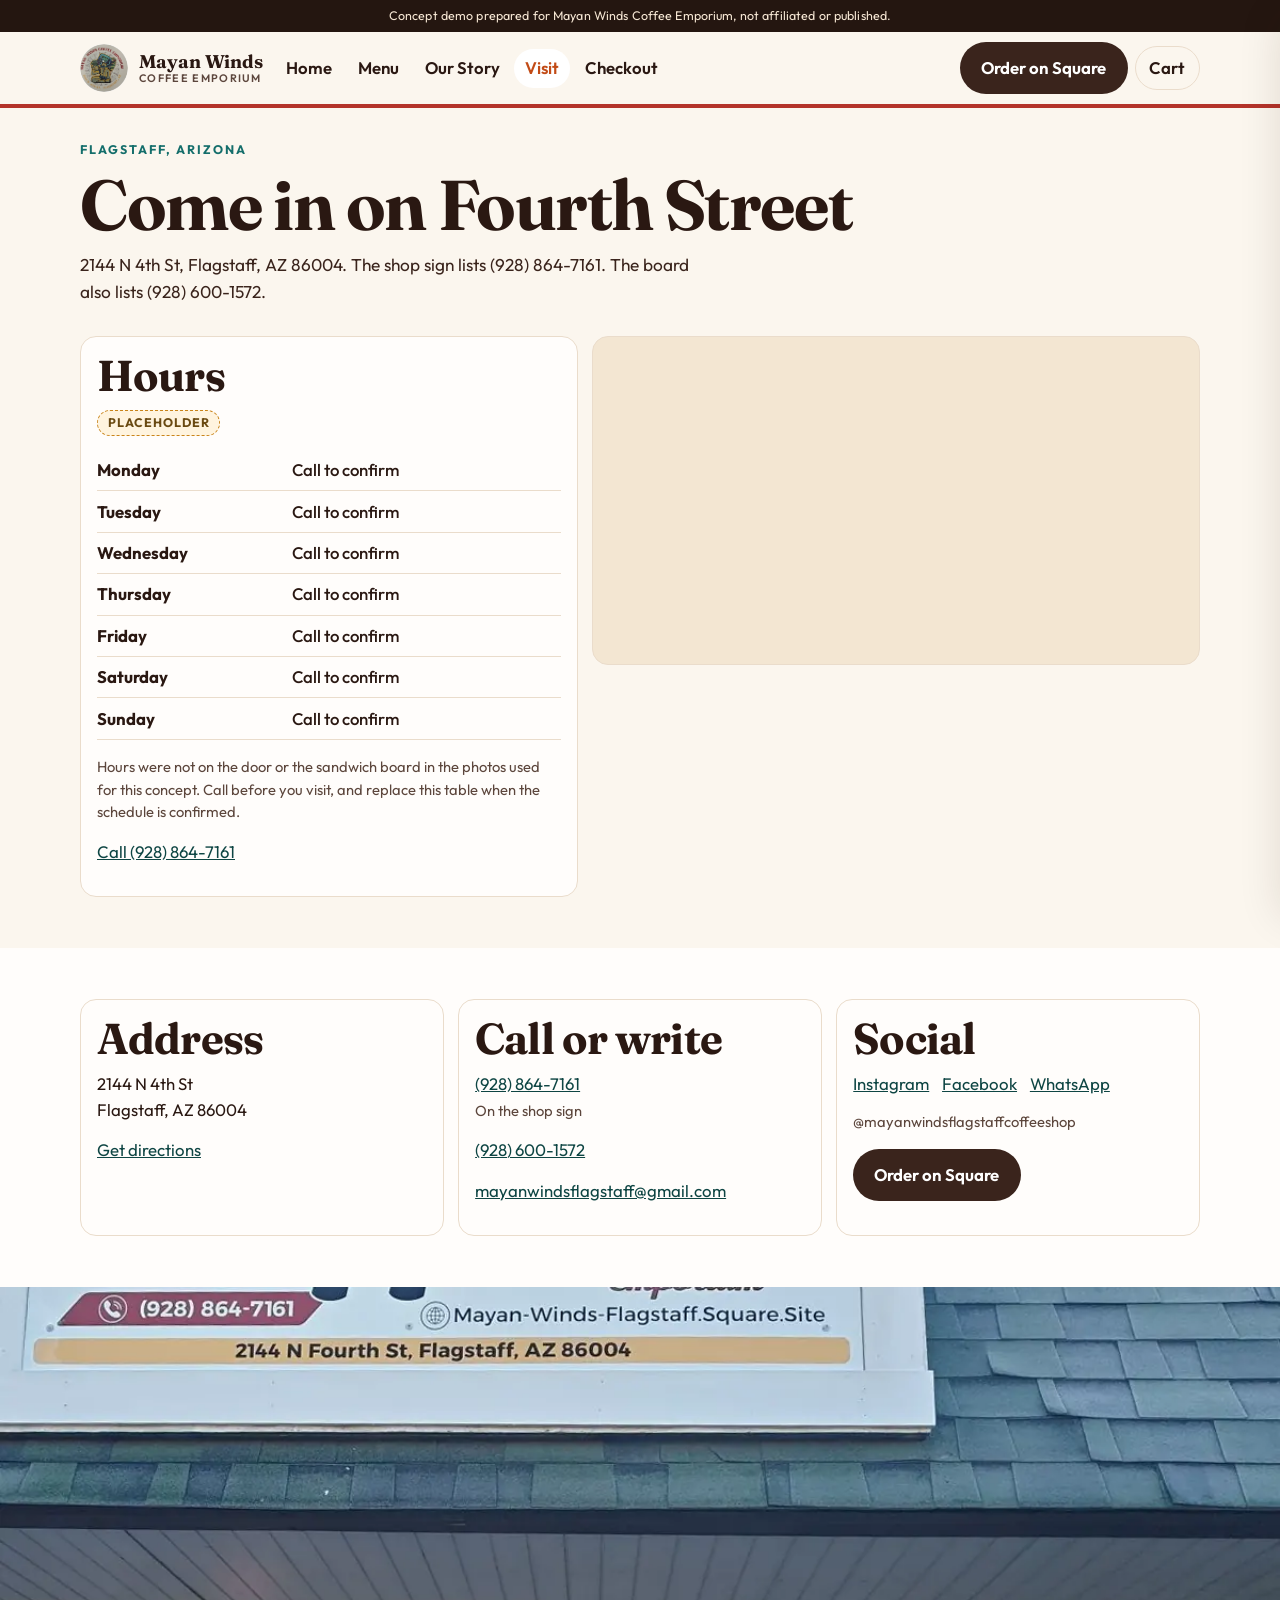
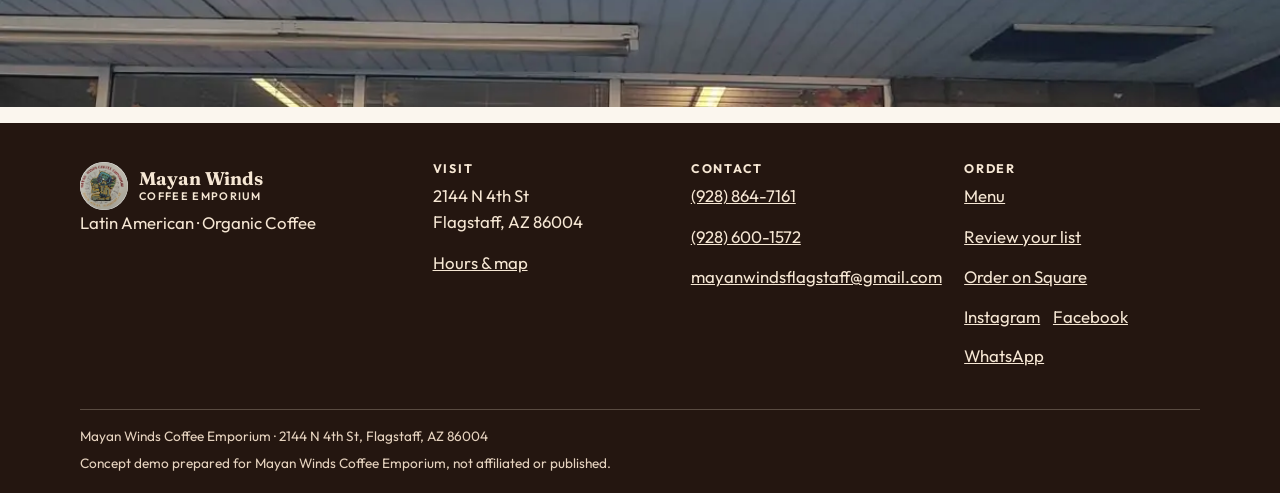
<file: mayan-winds/visit.html>
<!doctype html>
<html lang="en">
<head>
<meta charset="utf-8">
<meta name="viewport" content="width=device-width, initial-scale=1">
<meta name="robots" content="noindex, nofollow">
<meta name="theme-color" content="#241610">
<meta name="description" content="Visit Mayan Winds Coffee Emporium at 2144 N 4th St, Flagstaff, AZ 86004.">
<title>Visit · Mayan Winds Coffee Emporium</title>
<link rel="icon" href="img/favicon-32.png" type="image/png">
<link rel="apple-touch-icon" href="img/apple-touch.png">
<link rel="preconnect" href="https://fonts.googleapis.com">
<link rel="preconnect" href="https://fonts.gstatic.com" crossorigin>
<link href="https://fonts.googleapis.com/css2?family=Fraunces:ital,opsz,wght@0,9..144,560;0,9..144,680;1,9..144,560&family=Outfit:wght@400;500;600;700&display=swap" rel="stylesheet">
<link rel="stylesheet" href="css/style.css?v=20261119">
</head>
<body>
<div class="demo">Concept demo prepared for Mayan Winds Coffee Emporium, not affiliated or published.</div>
<a class="skip" href="#main">Skip to content</a>
<header class="site-header">
  <div class="wrap bar">
    <a class="brand" href="index.html">
      <picture><source srcset="img/logo.webp" type="image/webp"><img src="img/logo.png" alt="" width="48" height="48"></picture>
      <span>Mayan Winds<small>Coffee Emporium</small></span>
    </a>
    <nav id="nav-panel" class="nav" aria-label="Primary">
      <a href="index.html">Home</a>
      <a href="menu.html">Menu</a>
      <a href="story.html">Our Story</a>
      <a href="visit.html" aria-current="page">Visit</a>
      <a href="order.html">Checkout</a>
      <a class="nav-square" href="https://mayan-winds-flagstaff.square.site" target="_blank" rel="noopener">Order on Square</a>
    </nav>
    <div class="bar-actions">
      <a class="btn btn-square desk" href="https://mayan-winds-flagstaff.square.site" target="_blank" rel="noopener">Order on Square</a>
      <button class="icon-btn" type="button" data-open-cart>Cart <span class="count" data-cart-count hidden>0</span></button>
      <button class="menu-btn" type="button" aria-expanded="false" aria-controls="nav-panel" aria-label="Open menu">Menu</button>
    </div>
  </div>
</header>
<main id="main">
  <header class="page-head">
    <div class="wrap">
      <p class="eyebrow">Flagstaff, Arizona</p>
      <h1>Come in on Fourth Street</h1>
      <p class="lede">2144 N 4th St, Flagstaff, AZ 86004. The shop sign lists (928) 864-7161. The board also lists (928) 600-1572.</p>
    </div>
  </header>
  <section class="section" style="padding-top:0">
    <div class="wrap visit-grid">
      <div class="hours-card">
        <h2>Hours</h2>
        <p><span class="placeholder">Placeholder</span></p>
        <table class="hours">
          <caption class="sr-only">Weekly hours, not yet confirmed</caption>
          <tbody>
            <tr><th scope="row">Monday</th><td>Call to confirm</td></tr>
            <tr><th scope="row">Tuesday</th><td>Call to confirm</td></tr>
            <tr><th scope="row">Wednesday</th><td>Call to confirm</td></tr>
            <tr><th scope="row">Thursday</th><td>Call to confirm</td></tr>
            <tr><th scope="row">Friday</th><td>Call to confirm</td></tr>
            <tr><th scope="row">Saturday</th><td>Call to confirm</td></tr>
            <tr><th scope="row">Sunday</th><td>Call to confirm</td></tr>
          </tbody>
        </table>
        <p class="fine">Hours were not on the door or the sandwich board in the photos used for this concept. Call before you visit, and replace this table when the schedule is confirmed.</p>
        <p><a href="tel:+19288647161">Call (928) 864-7161</a></p>
      </div>
      <div class="map-frame">
        <iframe title="Map of Mayan Winds Coffee Emporium at 2144 N 4th Street, Flagstaff" loading="lazy" referrerpolicy="no-referrer-when-downgrade" src="https://maps.google.com/maps?q=2144%20N%204th%20St%2C%20Flagstaff%2C%20AZ%2086004&amp;z=16&amp;output=embed"></iframe>
      </div>
    </div>
  </section>
  <section class="section section-paper">
    <div class="wrap info-grid">
      <article class="info-card">
        <h2>Address</h2>
        <p>2144 N 4th St<br>Flagstaff, AZ 86004</p>
        <p><a href="https://www.google.com/maps/dir/?api=1&amp;destination=2144+N+4th+St,+Flagstaff,+AZ+86004">Get directions</a></p>
      </article>
      <article class="info-card">
        <h2>Call or write</h2>
        <p><a href="tel:+19288647161">(928) 864-7161</a><br><span class="fine">On the shop sign</span></p>
        <p><a href="tel:+19286001572">(928) 600-1572</a></p>
        <p><a href="mailto:mayanwindsflagstaff@gmail.com">mayanwindsflagstaff@gmail.com</a></p>
      </article>
      <article class="info-card">
        <h2>Social</h2>
        <p class="social"><a href="https://www.instagram.com/mayanwindsflagstaffcoffeeshop/" target="_blank" rel="noopener">Instagram</a><a href="https://www.facebook.com/mayanwindsflagstaffcoffeeshop/" target="_blank" rel="noopener">Facebook</a><a href="https://wa.me/19286001572" target="_blank" rel="noopener">WhatsApp</a></p>
        <p class="fine">@mayanwindsflagstaffcoffeeshop</p>
        <p><a class="btn btn-square" href="https://mayan-winds-flagstaff.square.site" target="_blank" rel="noopener">Order on Square</a></p>
      </article>
    </div>
  </section>
  <figure class="bleed">
    <picture>
      <source srcset="img/storefront.webp?v=20261119" type="image/webp">
      <img src="img/storefront.jpg?v=20261119" alt="Mayan Winds Coffee storefront at 2144 North Fourth Street" width="1200" height="1435" loading="lazy" decoding="async">
    </picture>
  </figure>
</main>
<footer class="site-foot">
  <div class="wrap foot-grid">
    <div>
      <a class="brand" href="index.html">
        <picture><source srcset="img/logo.webp" type="image/webp"><img src="img/logo.png" alt="" width="48" height="48"></picture>
        <span>Mayan Winds<small>Coffee Emporium</small></span>
      </a>
      <p>Latin American · Organic Coffee</p>
    </div>
    <div>
      <h2>Visit</h2>
      <p>2144 N 4th St<br>Flagstaff, AZ 86004</p>
      <p><a href="visit.html">Hours &amp; map</a></p>
    </div>
    <div>
      <h2>Contact</h2>
      <p><a href="tel:+19288647161">(928) 864-7161</a></p>
      <p><a href="tel:+19286001572">(928) 600-1572</a></p>
      <p><a href="mailto:mayanwindsflagstaff@gmail.com">mayanwindsflagstaff@gmail.com</a></p>
    </div>
    <div>
      <h2>Order</h2>
      <p><a href="menu.html">Menu</a></p>
      <p><a href="order.html">Review your list</a></p>
      <p><a href="https://mayan-winds-flagstaff.square.site" target="_blank" rel="noopener">Order on Square</a></p>
      <p class="social"><a href="https://www.instagram.com/mayanwindsflagstaffcoffeeshop/" target="_blank" rel="noopener">Instagram</a><a href="https://www.facebook.com/mayanwindsflagstaffcoffeeshop/" target="_blank" rel="noopener">Facebook</a><a href="https://wa.me/19286001572" target="_blank" rel="noopener">WhatsApp</a></p>
    </div>
  </div>
  <div class="wrap foot-base">
    <span>Mayan Winds Coffee Emporium · 2144 N 4th St, Flagstaff, AZ 86004</span>
    <span>Concept demo prepared for Mayan Winds Coffee Emporium, not affiliated or published.</span>
  </div>
</footer>
<div class="dock">
  <button type="button" data-open-cart>Cart <span data-cart-count hidden>0</span></button>
  <a class="btn btn-square" href="https://mayan-winds-flagstaff.square.site" target="_blank" rel="noopener">Order on Square</a>
</div>
<div class="toast" data-toast role="status" aria-live="polite"><span data-toast-text></span><button type="button" data-open-cart>View</button></div>
<div class="backdrop" data-backdrop></div>
<aside id="cart-drawer" class="drawer" role="dialog" aria-modal="true" aria-labelledby="cart-title" aria-hidden="true" inert>
  <div class="drawer-h">
    <h2 id="cart-title">Your list</h2>
    <button class="icon-btn" type="button" data-close-cart>Close</button>
  </div>
  <div class="drawer-b" data-cart-lines></div>
  <div class="drawer-f">
    <p class="subtotal"><span>Subtotal</span> <strong data-cart-total>$0.00</strong></p>
    <p class="fine">Board prices only. No card numbers are entered on this page.</p>
    <a class="btn" href="order.html">Review order</a>
    <a class="btn btn-square" href="https://mayan-winds-flagstaff.square.site" target="_blank" rel="noopener">Order on Square</a>
  </div>
</aside>
<script src="js/menu-data.js?v=20261118"></script>
<script src="js/square.js?v=20261118"></script>
<script src="js/cart.js?v=20261118"></script>
<script src="js/site.js?v=20261118"></script>
<script defer src="https://static.cloudflareinsights.com/beacon.min.js/vce701823e78c4301a35b7e07294d87301792088814092" integrity="sha512-UKNk8GbxkABxKcXYuLkO16EleLGUkcvJWtpSNmExE0Too3ZaFAxTscNWEc1OdAv5/BikHawapSCaiD2XCmp+Bw==" crossorigin="anonymous" data-cf-beacon='{"token":"9d72dd12205441e48c40ca9a98ad61bd"}'></script>
</body>
</html>
</file>
<file: mayan-winds/css/style.css>
/* Mayan Winds Coffee Emporium — concept preview */
:root {
  --ink: #2a1812;
  --coffee: #3a241c;
  --coffee-deep: #241610;
  --cream: #fbf6ee;
  --cream-deep: #f3e6d2;
  --paper: #fffdfb;
  --orange: #c24b16;
  --orange-bright: #e37a32;
  --red: #b4332a;
  --teal: #146e6b;
  --teal-deep: #0e4543;
  --teal-bright: #1c9a94;
  --gold: #c9841a;
  --muted: #5c463c;
  --line: #eadccb;
  --pill-warm: #f0a15a;
  --pill-cool: #1a9aa3;
  --shadow: 0 16px 40px rgba(42, 24, 18, .12);
  --max: 1120px;
  --header: 72px;
  font-family: Outfit, "Segoe UI", sans-serif;
}

* { box-sizing: border-box; }
html { scroll-behavior: smooth; overflow-x: clip; }
body {
  margin: 0;
  color: var(--ink);
  background: var(--cream);
  font-size: 1.05rem;
  line-height: 1.55;
}
body.lock { overflow: hidden; }
img { max-width: 100%; height: auto; display: block; }
h1, h2, h3 {
  font-family: Fraunces, Georgia, serif;
  font-weight: 680;
  line-height: 1.08;
  letter-spacing: -0.02em;
  margin: 0 0 .5rem;
}
h1 { font-size: clamp(2.4rem, 7vw, 4.4rem); }
h2 { font-size: clamp(1.8rem, 4vw, 2.7rem); }
h3 { font-size: 1.35rem; }
p { margin: 0 0 .9rem; }
a { color: var(--teal-deep); }
a:hover { color: var(--orange); }
button, input, select { font: inherit; color: inherit; }

.skip {
  position: absolute;
  left: .8rem;
  top: -4rem;
  background: var(--coffee);
  color: var(--cream);
  padding: .6rem 1rem;
  z-index: 100;
  border-radius: 8px;
}
.skip:focus { top: .6rem; }

.wrap { width: min(var(--max), calc(100% - 2.2rem)); margin-inline: auto; }
.narrow { width: min(720px, calc(100% - 2.2rem)); }

.demo {
  background: var(--coffee-deep);
  color: #f6e7d4;
  text-align: center;
  font-size: .78rem;
  letter-spacing: .01em;
  padding: .4rem 1rem;
}
.sr-only {
  position: absolute;
  width: 1px;
  height: 1px;
  padding: 0;
  margin: -1px;
  overflow: hidden;
  clip: rect(0, 0, 0, 0);
  border: 0;
}
:focus-visible { outline: 3px solid var(--teal-bright); outline-offset: 2px; }

.site-header {
  position: sticky;
  top: 0;
  z-index: 40;
  background: rgba(251, 246, 238, .94);
  backdrop-filter: blur(10px);
  border-bottom: 4px solid var(--red);
}
.bar {
  min-height: var(--header);
  display: flex;
  align-items: center;
  justify-content: space-between;
  gap: .75rem;
}
.brand {
  display: flex;
  align-items: center;
  gap: .7rem;
  text-decoration: none;
  color: var(--ink);
  min-width: 0;
}
.brand img { width: 48px; height: 48px; border-radius: 50%; background: #fff; }
.brand span {
  font-family: Fraunces, Georgia, serif;
  font-weight: 680;
  font-size: 1.15rem;
  line-height: 1.05;
}
.brand small {
  display: block;
  font-family: Outfit, sans-serif;
  font-weight: 600;
  font-size: .68rem;
  letter-spacing: .12em;
  text-transform: uppercase;
  color: var(--muted);
  margin-top: .15rem;
}
.bar-actions { display: flex; align-items: center; gap: .45rem; }
.nav { display: none; }
.nav.open {
  display: flex;
  flex-direction: column;
  position: absolute;
  left: 0;
  right: 0;
  top: 100%;
  z-index: 38;
  background: var(--cream);
  border-bottom: 4px solid var(--red);
  padding: .4rem 1.1rem 1rem;
}
.nav a {
  text-decoration: none;
  color: var(--ink);
  font-weight: 600;
  padding: .75rem .2rem;
  border-bottom: 1px solid var(--line);
}
.nav a[aria-current="page"] { color: var(--orange); }

.icon-btn, .menu-btn {
  background: transparent;
  border: 1.5px solid var(--line);
  border-radius: 999px;
  min-height: 44px;
  padding: .35rem .85rem;
  font-weight: 600;
  cursor: pointer;
}
.icon-btn { display: inline-flex; align-items: center; gap: .4rem; }
.count[hidden] { display: none; }
.count {
  background: var(--orange);
  color: #fff;
  border-radius: 999px;
  min-width: 1.4rem;
  height: 1.4rem;
  display: inline-grid;
  place-items: center;
  font-size: .78rem;
  padding: 0 .3rem;
}

.btn {
  display: inline-flex;
  align-items: center;
  justify-content: center;
  gap: .4rem;
  min-height: 48px;
  padding: .7rem 1.2rem;
  border-radius: 999px;
  border: 2px solid transparent;
  background: var(--orange);
  color: #fff;
  text-decoration: none;
  font-weight: 650;
  cursor: pointer;
}
.btn:hover { background: #a63d10; color: #fff; }
.btn-square { background: var(--coffee); }
.btn-square:hover { background: #1a0e0a; color: #fff; }
.btn-line { background: transparent; color: var(--ink); border-color: var(--coffee); }
.btn-line:hover { background: var(--coffee); color: var(--cream); }
.btn-ghost { background: transparent; color: var(--ink); border-color: var(--line); }
.btn-ghost:hover { border-color: var(--coffee); color: var(--ink); }
.desk { display: none; }
.cta { display: flex; flex-wrap: wrap; gap: .7rem; margin: 1.1rem 0; }
.text-link { font-weight: 650; }
.text-btn {
  background: none;
  border: 0;
  padding: 0;
  color: var(--red);
  font-weight: 650;
  cursor: pointer;
  text-decoration: underline;
  text-underline-offset: 2px;
}

.eyebrow {
  font-size: .78rem;
  font-weight: 700;
  letter-spacing: .16em;
  text-transform: uppercase;
  color: var(--teal);
  margin-bottom: .45rem;
}
.tag {
  font-family: Fraunces, Georgia, serif;
  font-style: italic;
  font-weight: 560;
  font-size: clamp(1.25rem, 3vw, 1.7rem);
  color: var(--orange);
  margin: .2rem 0 .8rem;
}
.lede { font-size: 1.08rem; max-width: 40rem; color: var(--coffee); }
.hero-meta { color: var(--muted); margin-top: .4rem; }
.hero-meta a { color: var(--ink); font-weight: 650; }

.hero-grid { display: grid; gap: 0; }
.headline-photo {
  margin: 1rem auto 0;
  width: min(760px, calc(100% - 2.2rem));
}
.headline-photo img {
  width: 100%;
  height: auto;
  border-radius: 14px;
  display: block;
}
.hero-media img {
  width: 100%;
  height: auto;
  border-radius: 18px;
}
.doordash {
  display: inline-flex;
  align-items: center;
  min-height: 34px;
  padding: .15rem .6rem;
  border-radius: 999px;
  border: 1px solid var(--line);
  color: var(--muted);
  background: transparent;
  text-decoration: none;
  font-size: .78rem;
  font-weight: 600;
  letter-spacing: .01em;
}
.doordash:hover { color: var(--ink); border-color: var(--muted); }
.hero-copy { padding: 1.6rem 0 2.2rem; }
.hero-logo { width: 108px; height: 108px; border-radius: 50%; background: #fff; margin-bottom: .8rem; box-shadow: var(--shadow); }

.bleed { margin: 0; }
.bleed img { width: 100%; max-height: 420px; object-fit: cover; object-position: center; }
.bleed figcaption, .frame figcaption, .gallery figcaption {
  color: var(--muted);
  font-size: .92rem;
  padding: .55rem 0 .2rem;
}

.section { padding: 3.2rem 0; }
.section-paper { background: var(--paper); }
.split { display: grid; gap: 1.4rem; align-items: center; }
.frame { margin: 0; }
.frame img { width: 100%; border-radius: 18px; object-fit: cover; max-height: 520px; box-shadow: var(--shadow); }

.feature-grid, .shop-grid, .menu-list { display: grid; gap: .85rem; }
.item, .shop-card, .order-card, .hours-card, .info-card {
  background: var(--paper);
  border: 1px solid var(--line);
  border-radius: 16px;
  padding: 1rem 1rem 1.05rem;
}
.item h3, .shop-card h3 { margin-bottom: .2rem; }
.meta, .fine, .each { color: var(--muted); font-size: .92rem; }
.meta { margin: 0; }
.item-buy { display: grid; gap: .7rem; margin-top: .75rem; }
.picks { display: flex; flex-wrap: wrap; gap: .45rem; }
.pill {
  position: relative;
  display: inline-flex;
  align-items: center;
  gap: .45rem;
  min-height: 44px;
  padding: .35rem .8rem;
  border-radius: 999px;
  cursor: pointer;
  color: #2a1812;
  font-weight: 600;
}
.pill input { position: absolute; opacity: 0; inset: 0; margin: 0; }
.pill.warm { background: var(--pill-warm); }
.pill.cool { background: var(--pill-cool); color: #fff; }
.pill:has(input:checked) { box-shadow: inset 0 0 0 2px var(--coffee-deep); }
.pill:has(input:focus-visible) { outline: 3px solid var(--coffee); }
.solo { margin: 0; }
.solo strong, .pill strong { font-variant-numeric: tabular-nums; }
.opt { display: grid; gap: .3rem; font-weight: 650; font-size: .92rem; }
.opt select {
  min-height: 44px;
  border-radius: 10px;
  border: 1px solid var(--line);
  background: #fff;
  padding: .4rem .6rem;
}
.buy-row, .line-controls { display: flex; flex-wrap: wrap; align-items: center; gap: .6rem; }
.qty {
  display: inline-flex;
  align-items: center;
  border: 1.5px solid var(--line);
  border-radius: 999px;
  background: #fff;
}
.qty button {
  width: 44px;
  height: 44px;
  border: 0;
  background: transparent;
  cursor: pointer;
  font-size: 1.25rem;
}
.qty span { min-width: 1.4rem; text-align: center; font-weight: 700; font-variant-numeric: tabular-nums; }
.add { min-width: 8.5rem; }

.ask {
  font-family: Fraunces, Georgia, serif;
  font-style: italic;
  color: var(--orange);
  font-size: 1.2rem;
  margin: .2rem 0 .8rem;
}
.more { margin-top: 1.2rem; }

.legend { display: flex; flex-wrap: wrap; gap: .8rem 1.2rem; padding: 0; margin: 1rem 0 0; list-style: none; color: var(--muted); font-size: .92rem; }
.legend li { display: flex; align-items: center; gap: .4rem; }
.swatch { width: 1rem; height: 1rem; border-radius: 99px; display: inline-block; }
.swatch.warm { background: var(--pill-warm); }
.swatch.cool { background: var(--pill-cool); }
.swatch.star { background: var(--cream-deep); border: 1px solid var(--muted); }

.page-head { padding: 2rem 0 1rem; }
.page-head .lede { margin-top: .6rem; }
.cats {
  position: sticky;
  top: var(--header);
  z-index: 25;
  display: flex;
  gap: .4rem;
  overflow-x: auto;
  padding: .7rem 0;
  background: rgba(251, 246, 238, .95);
}
.cats a {
  flex: 0 0 auto;
  text-decoration: none;
  color: var(--ink);
  background: var(--paper);
  border: 1px solid var(--line);
  border-radius: 999px;
  padding: .45rem .8rem;
  font-weight: 650;
  font-size: .92rem;
}
.cat { scroll-margin-top: 8.5rem; }
.cat-banner { text-align: center; margin: 2rem 0 1rem; }
.cat-banner h2 {
  display: inline-block;
  background: var(--coffee);
  color: var(--cream);
  font-family: Outfit, sans-serif;
  font-size: .95rem;
  font-weight: 700;
  letter-spacing: .14em;
  text-transform: uppercase;
  padding: .55rem 1.6rem;
  clip-path: polygon(12px 0, calc(100% - 12px) 0, 100% 50%, calc(100% - 12px) 100%, 12px 100%, 0 50%);
}

.gallery { display: grid; gap: .9rem; }
.gallery figure { margin: 0; }
.gallery img { width: 100%; border-radius: 16px; object-fit: cover; max-height: 640px; }

.visit-grid, .info-grid { display: grid; gap: .9rem; }
.hours { width: 100%; border-collapse: collapse; margin: .4rem 0 1rem; }
.hours th, .hours td { text-align: left; padding: .45rem 0; border-bottom: 1px solid var(--line); font-weight: 500; }
.hours th { font-weight: 700; width: 42%; }
.placeholder {
  display: inline-block;
  background: #fff4df;
  border: 1px dashed var(--gold);
  color: #6a4a12;
  border-radius: 999px;
  padding: .15rem .6rem;
  font-size: .78rem;
  font-weight: 700;
  letter-spacing: .08em;
  text-transform: uppercase;
}
.map-frame {
  border-radius: 16px;
  overflow: hidden;
  min-height: 280px;
  border: 1px solid var(--line);
  background: var(--cream-deep);
}
.map-frame iframe { width: 100%; height: 320px; border: 0; }

.order-card .subtotal, .drawer-f .subtotal {
  display: flex;
  justify-content: space-between;
  align-items: baseline;
  font-size: 1.15rem;
  margin: 1rem 0 .4rem;
}
.subtotal strong { font-family: Fraunces, Georgia, serif; font-size: 1.6rem; }
.copied { color: var(--teal-deep); font-weight: 650; }
.dev-note {
  margin-top: 1.4rem;
  background: var(--cream-deep);
  border-radius: 12px;
  padding: .8rem 1rem;
}
.dev-note summary { cursor: pointer; font-weight: 700; }
.dev-note p { margin: .6rem 0 0; color: var(--coffee); }
.dev-note code { font-size: .88em; }

.site-foot { background: var(--coffee-deep); color: #f6e7d4; padding: 2.4rem 0 1.2rem; margin-top: 1rem; }
.site-foot a { color: #f6e7d4; }
.foot-grid { display: grid; gap: 1.4rem; }
.site-foot h2 {
  font-family: Outfit, sans-serif;
  font-size: .78rem;
  letter-spacing: .14em;
  text-transform: uppercase;
  font-weight: 700;
}
.site-foot .brand span, .site-foot .brand small { color: #f6e7d4; }
.social { display: flex; flex-wrap: wrap; gap: .8rem; }
.foot-base {
  display: grid;
  gap: .35rem;
  margin-top: 1.6rem;
  padding-top: 1rem;
  border-top: 1px solid rgba(246, 231, 212, .25);
  font-size: .85rem;
  color: #e6d3bf;
}

.dock {
  position: fixed;
  left: 0; right: 0; bottom: 0;
  z-index: 35;
  display: grid;
  grid-template-columns: 1fr 1.4fr;
  gap: .5rem;
  padding: .55rem .7rem calc(.55rem + env(safe-area-inset-bottom));
  background: rgba(251, 246, 238, .96);
  border-top: 1px solid var(--line);
}
.dock .btn, .dock button {
  width: 100%;
}
.dock button {
  min-height: 48px;
  border-radius: 999px;
  border: 2px solid var(--coffee);
  background: #fff;
  font-weight: 700;
  cursor: pointer;
}

.backdrop {
  position: fixed;
  inset: 0;
  background: rgba(36, 22, 16, .48);
  z-index: 60;
  opacity: 0;
  pointer-events: none;
}
.backdrop.open { opacity: 1; pointer-events: auto; }
.drawer {
  position: fixed;
  top: 0; right: 0; bottom: 0;
  width: 100%;
  max-width: 420px;
  background: var(--paper);
  z-index: 70;
  display: flex;
  flex-direction: column;
  transform: translateX(100%);
  transition: transform .22s ease;
  box-shadow: var(--shadow);
}
.drawer.open { transform: none; }
.drawer-h, .drawer-f { padding: 1rem 1.1rem; }
.drawer-h { display: flex; justify-content: space-between; align-items: center; border-bottom: 1px solid var(--line); }
.drawer-b { flex: 1; overflow: auto; padding: .4rem 1.1rem 1rem; }
.drawer-f { border-top: 1px solid var(--line); display: grid; gap: .55rem; }
.drawer-f .btn { width: 100%; }
.line { padding: .85rem 0; border-bottom: 1px solid var(--line); }
.line-name { display: grid; }
.line-name span { color: var(--muted); font-size: .92rem; }
.line-price { font-weight: 750; font-variant-numeric: tabular-nums; margin-left: auto; }
.empty { color: var(--muted); }

.toast {
  position: fixed;
  left: 50%;
  bottom: calc(84px + env(safe-area-inset-bottom));
  transform: translateX(-50%) translateY(8px);
  background: var(--coffee);
  color: var(--cream);
  border-radius: 999px;
  padding: .45rem .5rem .45rem .95rem;
  display: flex;
  align-items: center;
  gap: .6rem;
  z-index: 80;
  opacity: 0;
  pointer-events: none;
  transition: opacity .2s ease;
}
.toast.show { opacity: 1; pointer-events: auto; transform: translateX(-50%); }
.toast button {
  background: var(--orange-bright);
  color: #2a1812;
  border: 0;
  border-radius: 999px;
  min-height: 36px;
  padding: .2rem .8rem;
  font-weight: 750;
  cursor: pointer;
}

@media (min-width: 720px) {
  .feature-grid, .shop-grid { grid-template-columns: 1fr 1fr; }
  .visit-grid { grid-template-columns: .9fr 1.1fr; align-items: start; }
  .info-grid { grid-template-columns: 1fr 1fr 1fr; }
  .gallery { grid-template-columns: 1fr 1fr; }
  .gallery .wide { grid-column: 1 / -1; }
  .foot-grid { grid-template-columns: 1.4fr 1fr 1fr 1fr; }
  .split { grid-template-columns: 1fr 1fr; gap: 2rem; }
  .menu-list .item { display: grid; grid-template-columns: minmax(0, 1fr) minmax(240px, .95fr); gap: 1rem; align-items: center; }
  .menu-list .item-buy { margin-top: 0; justify-items: end; }
  .menu-list .buy-row { justify-content: flex-end; }
}
@media (min-width: 900px) {
  .desk { display: inline-flex; }
  .nav-square { display: none; }
  .menu-btn { display: none; }
  .nav, .nav.open {
    display: flex;
    flex-direction: row;
    align-items: center;
    gap: .2rem;
    border: 0;
    padding: 0;
    background: transparent;
    position: static;
    top: auto;
  }
  .bar { display: grid; grid-template-columns: auto 1fr auto; }
  .nav a { border: 0; padding: .4rem .7rem; border-radius: 999px; }
  .nav a[aria-current="page"] { background: #fff; }
  .hero-grid {
    grid-template-columns: minmax(0, .95fr) minmax(0, 1.05fr);
    align-items: center;
    gap: 2rem;
    padding: 1.2rem 0 1.6rem;
  }
  .hero-media { margin-inline: 0; }
  .hero-media img {
    height: auto;
    border-radius: 18px;
    max-height: none;
  }
  .hero-copy { padding: 2rem 0; }
  .dock { display: none; }
  body { padding-bottom: 0; }
  .shop-grid { grid-template-columns: repeat(3, 1fr); }
  .toast { bottom: 1.4rem; }
}
@media (max-width: 899px) {
  body { padding-bottom: 84px; }
}
@media (prefers-reduced-motion: reduce) {
  html { scroll-behavior: auto; }
  .drawer, .toast, .backdrop { transition: none; }
}
</file>
